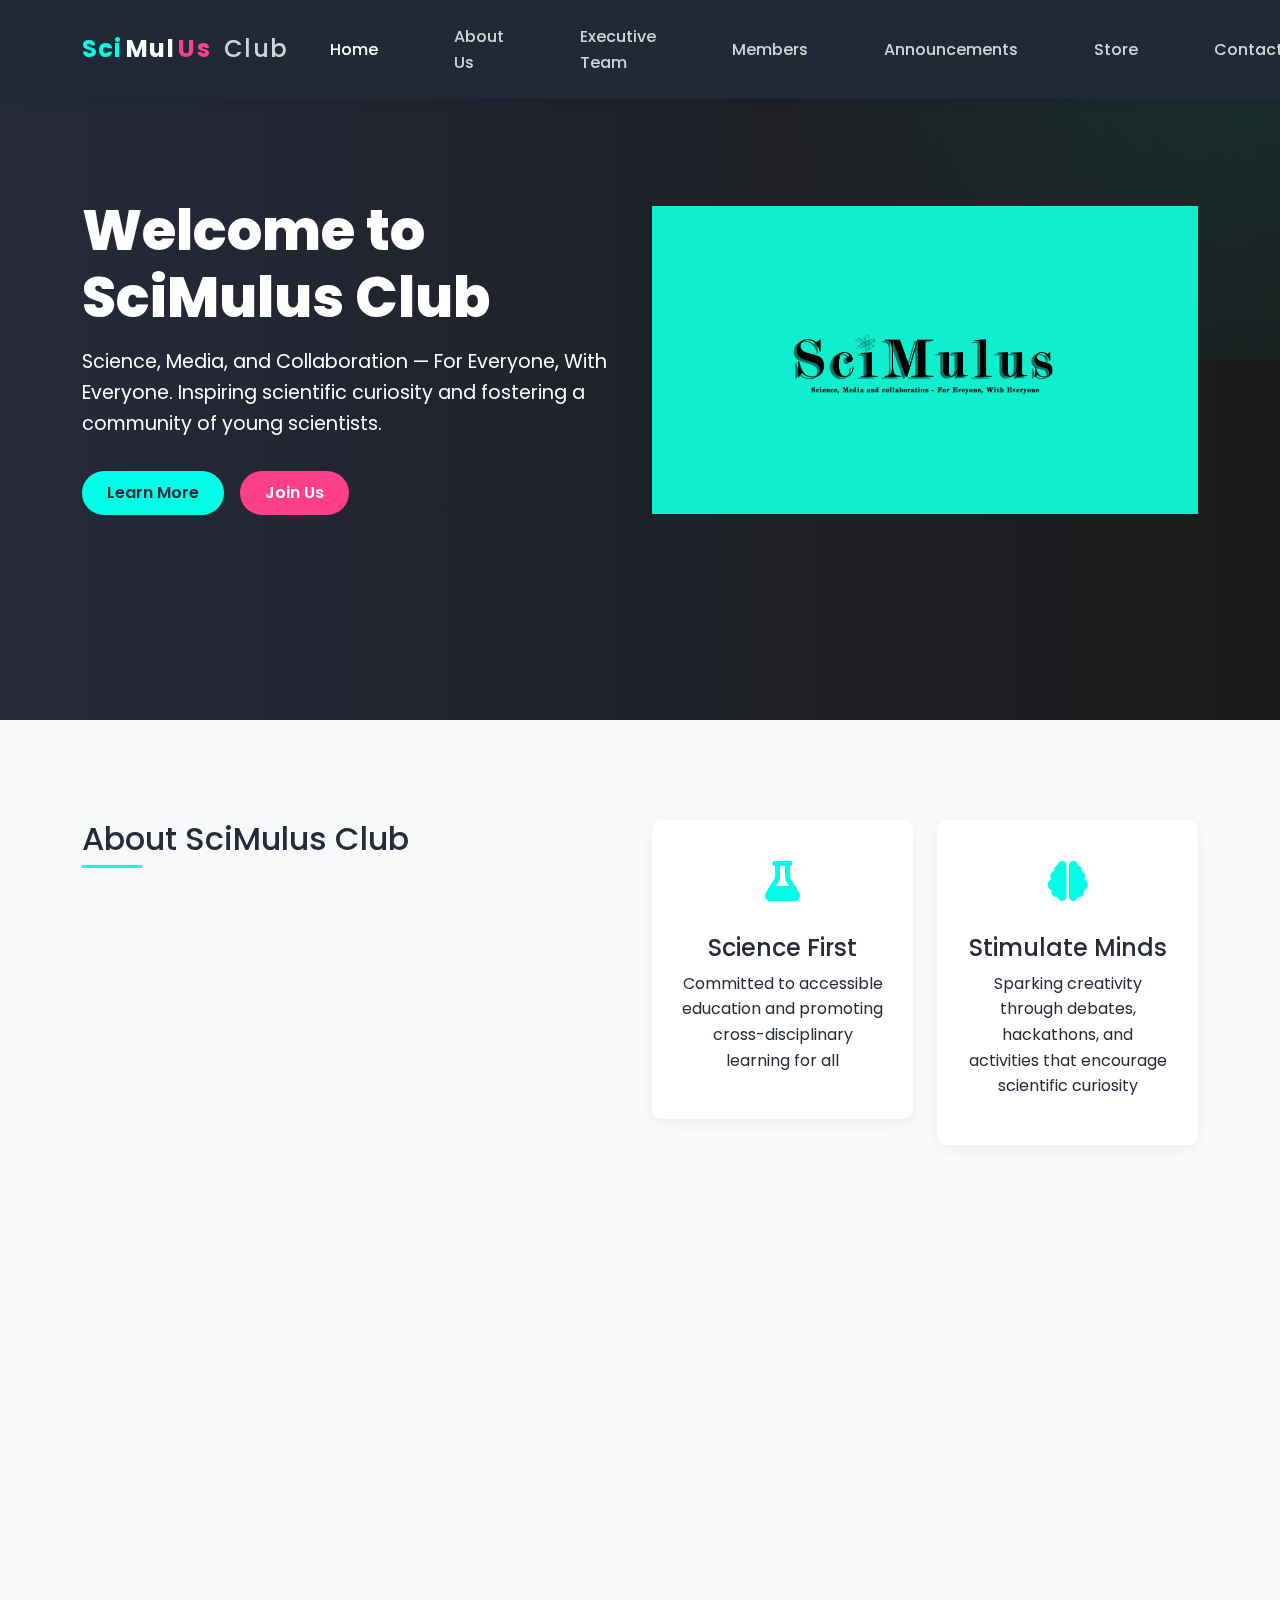
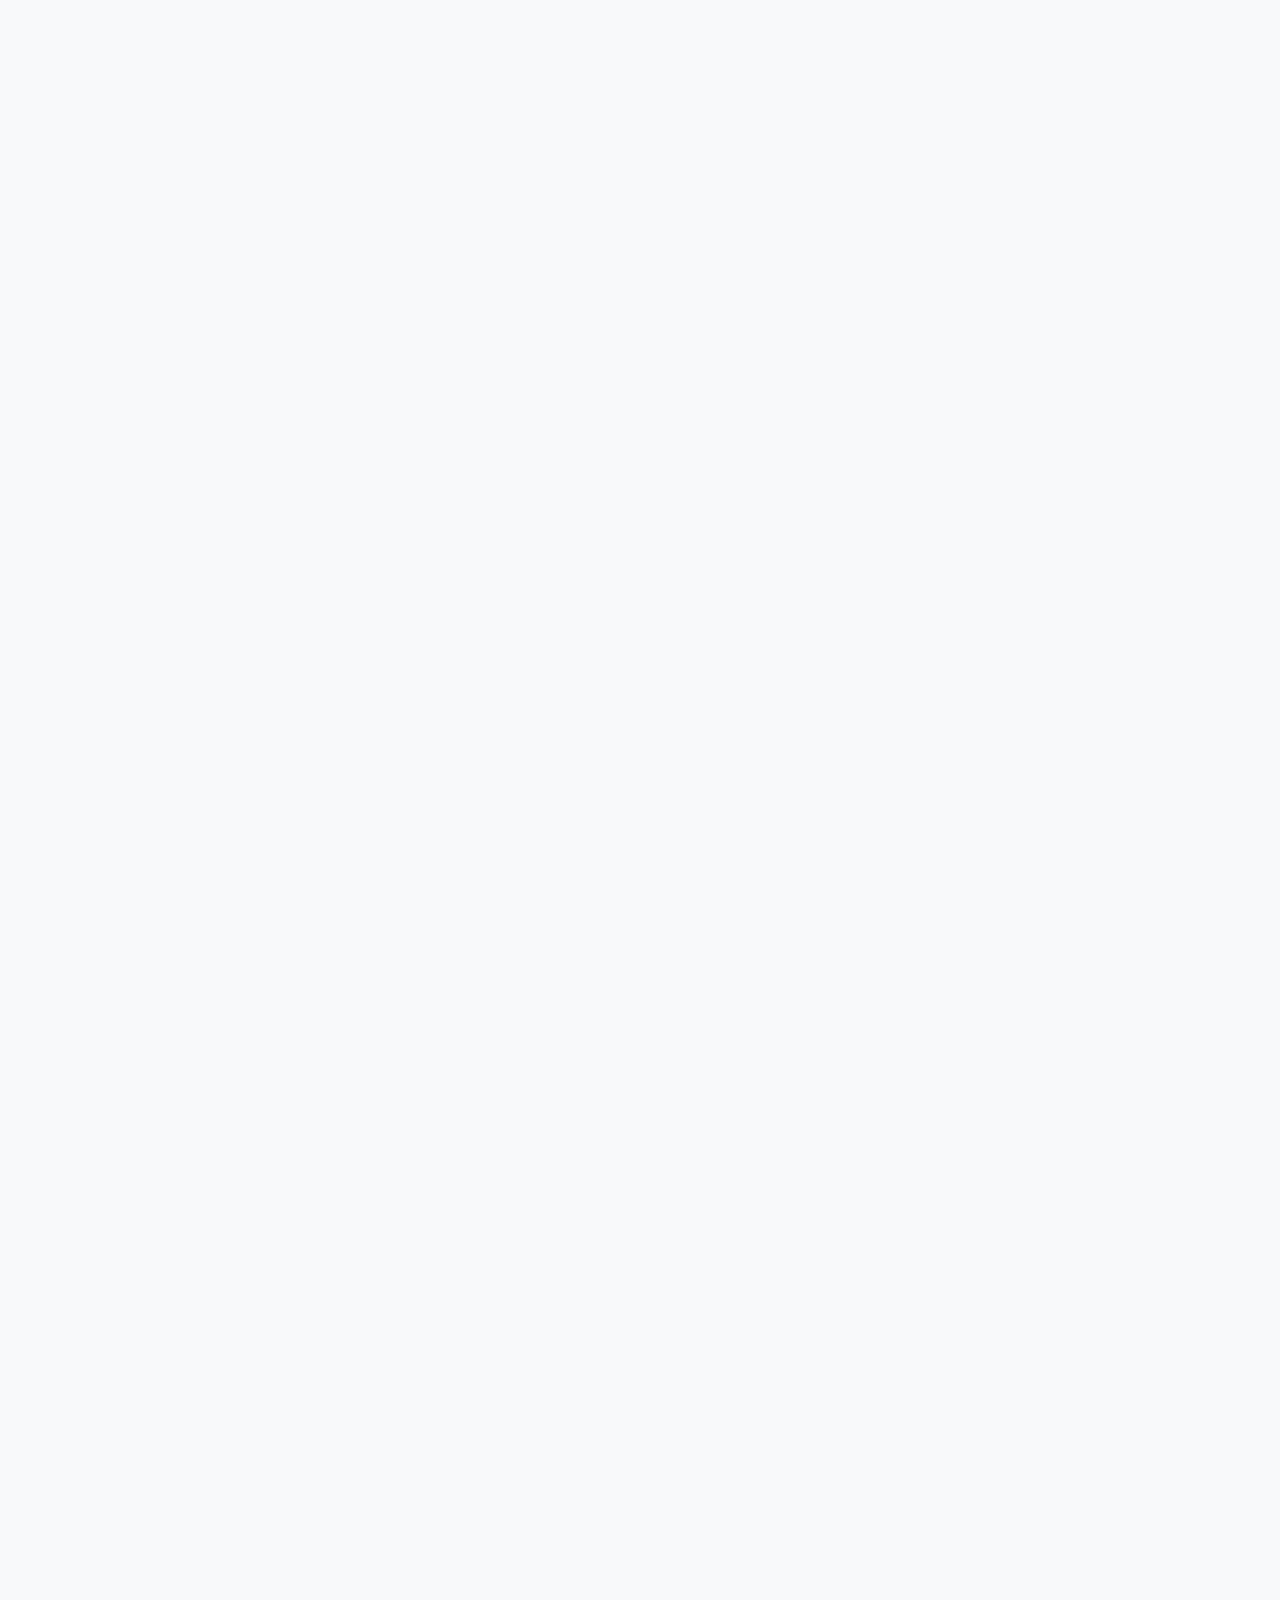
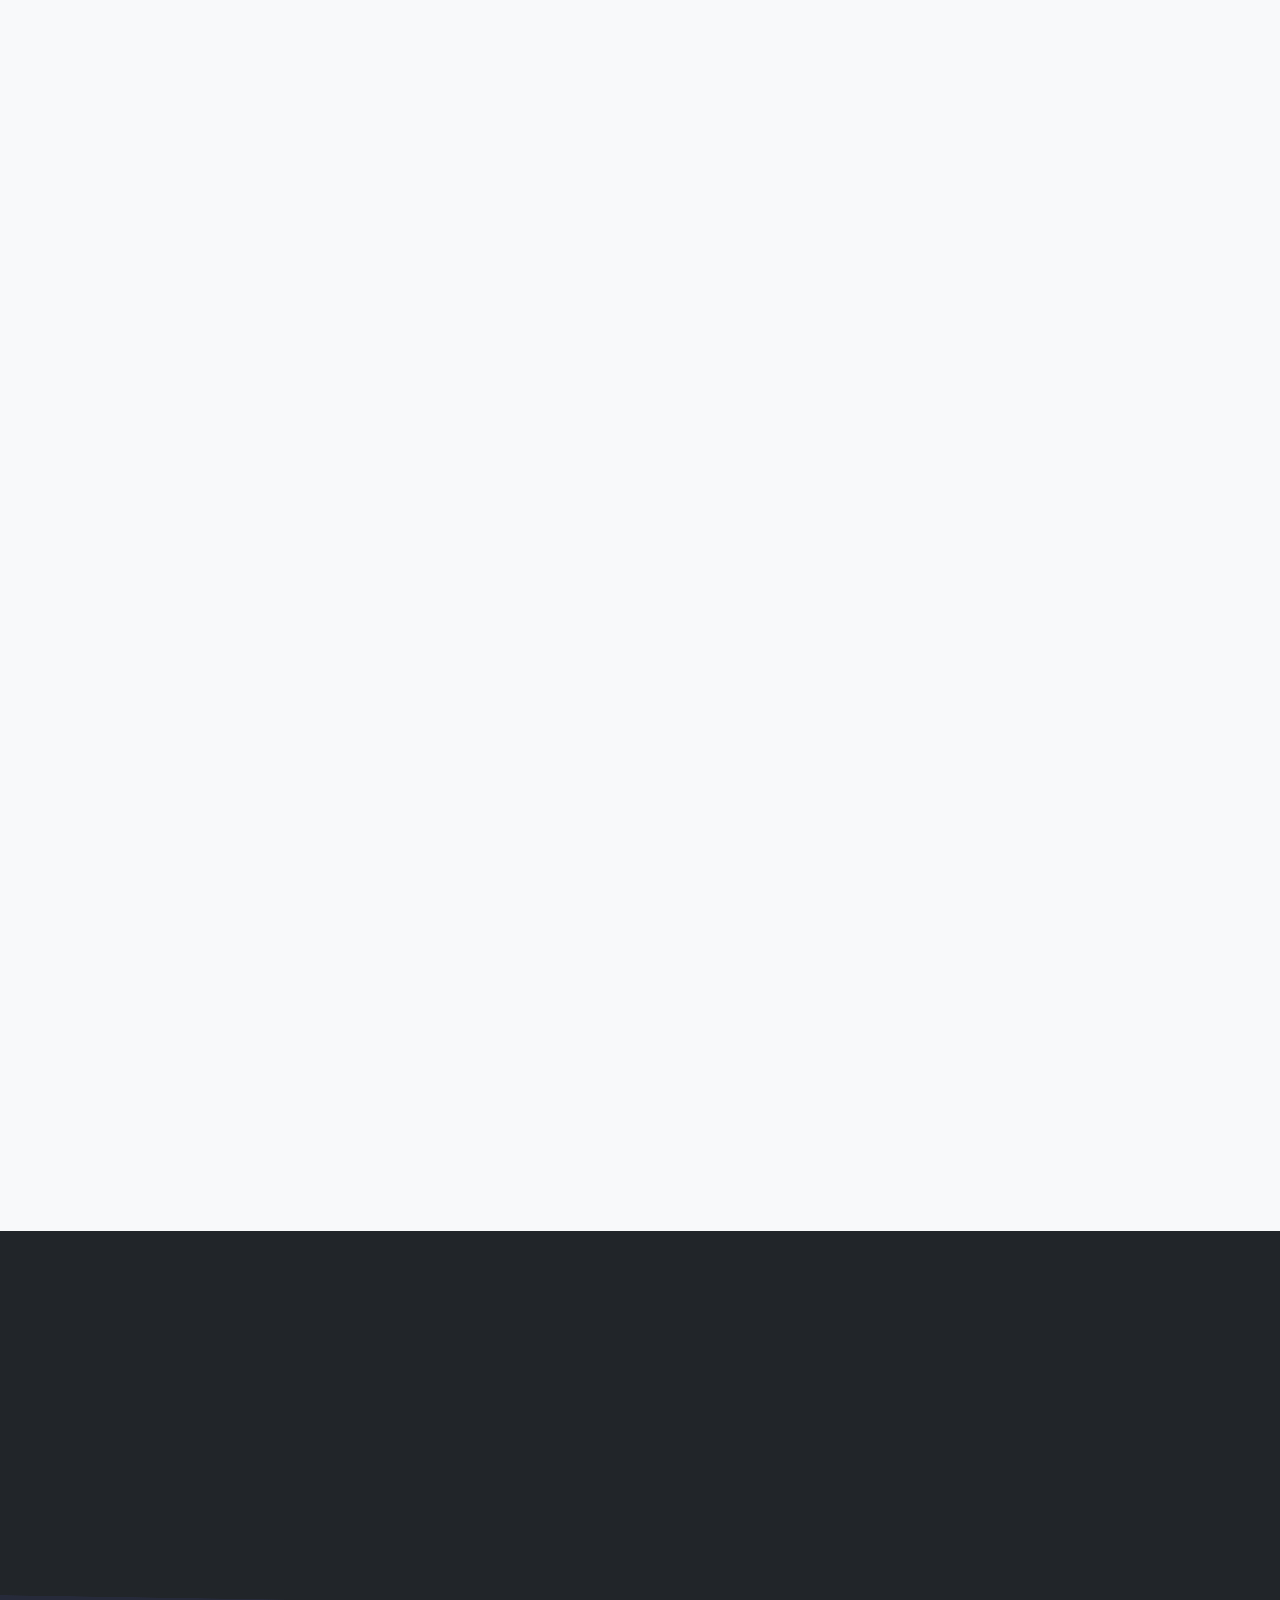
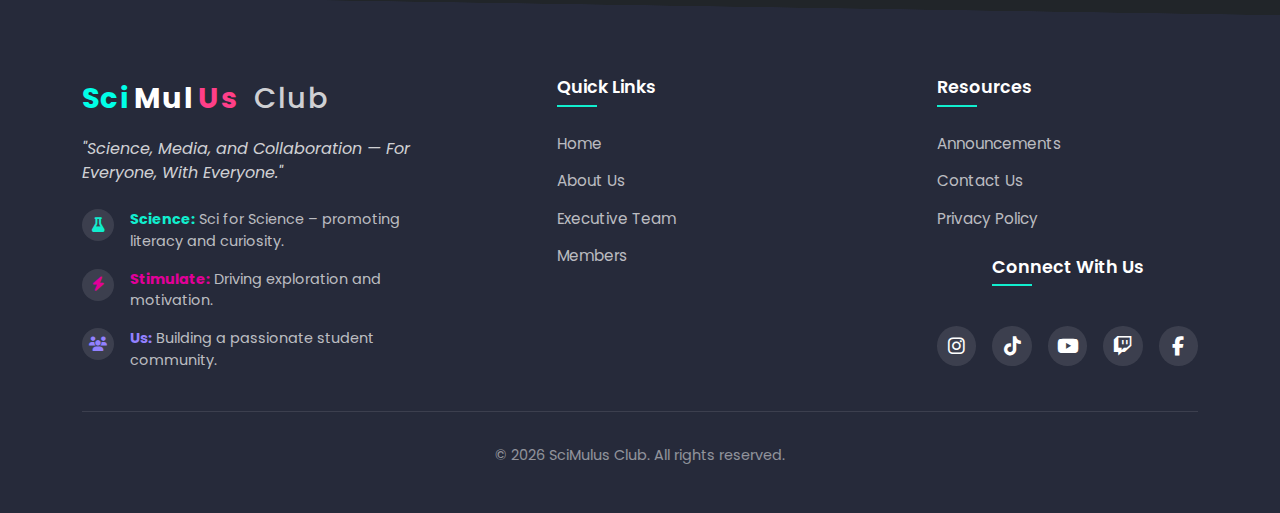
<file: index.html>
<!DOCTYPE html>
<html lang="en">
<head>
    <meta charset="UTF-8">
    <meta name="viewport" content="width=device-width, initial-scale=1.0">
    <title>SciMulus Club - Science, Media, and Collaboration</title>
    
    <!-- Favicon -->
    <link rel="icon" href="images/favicon.ico" type="image/x-icon">
    
    <!-- Bootstrap CSS -->
    <link href="https://cdn.jsdelivr.net/npm/bootstrap@5.3.0/dist/css/bootstrap.min.css" rel="stylesheet">
    
    <!-- Font Awesome -->
    <link rel="stylesheet" href="https://cdnjs.cloudflare.com/ajax/libs/font-awesome/6.4.0/css/all.min.css">
    
    <!-- Google Fonts - Poppins -->
    <link href="https://fonts.googleapis.com/css2?family=Poppins:wght@300;400;500;600;700;800&display=swap" rel="stylesheet">
    
    <!-- AOS - Animate On Scroll -->
    <link href="https://unpkg.com/aos@2.3.1/dist/aos.css" rel="stylesheet">
    
    <!-- Custom CSS -->
    <link rel="stylesheet" href="css/styles.css">
    <link rel="stylesheet" href="css/responsive.css">
</head>
<body>
    <!-- Navigation Bar -->
    <nav class="navbar navbar-expand-lg fixed-top">
        <div class="container">
            <!-- Brand Logo -->
            <a class="navbar-brand" href="index.html">
                <span class="sci">Sci</span><span class="mul">Mul</span><span class="us">Us</span> <span class="club">Club</span>
            </a>
            
            <!-- Mobile Toggle Button -->
            <button class="navbar-toggler" type="button" aria-label="Toggle navigation">
                <span class="navbar-toggler-icon">
                    <div></div>
                </span>
            </button>
            
            <!-- Navbar Links -->
            <div class="collapse navbar-collapse" id="navbarNav">
                <ul class="navbar-nav ms-auto">
                    <li class="nav-item">
                        <a class="nav-link active" href="index.html">Home</a>
                    </li>
                    <li class="nav-item">
                        <a class="nav-link" href="about.html">About Us</a>
                    </li>
                    <li class="nav-item">
                        <a class="nav-link" href="executive-team.html">Executive Team</a>
                    </li>
                    <li class="nav-item">
                        <a class="nav-link" href="members.html">Members</a>
                    </li>
                    <li class="nav-item">
                        <a class="nav-link" href="announcements.html">Announcements</a>
                    </li>
                    <li class="nav-item">
                        <a class="nav-link" href="store.html">Store</a>
                    </li>
                    <li class="nav-item">
                        <a class="nav-link" href="contact.html">Contact</a>
                    </li>
                </ul>
                
                <!-- Mobile-only Social Icons -->
                <div class="navbar-socials">
                    <a href="https://www.instagram.com/scimulus/" target="_blank"><i class="fab fa-instagram"></i></a>
                    <a href="https://web.facebook.com/profile.php?id=61574540592622" target="_blank"><i class="fab fa-facebook"></i></a>
                    <a href="https://www.twitch.tv/scimuluslive" target="_blank"><i class="fab fa-twitch"></i></a>
                </div>
            </div>
        </div>
    </nav>

    <!-- Hero Section -->
    <section class="hero" id="home">
        <div class="container">
            <div class="row align-items-center">
                <div class="col-lg-6" data-aos="fade-right" data-aos-delay="200">
                    <h1>Welcome to <span>Sci</span>Mulus <span class="highlight">Club</span></h1>
                    <p>Science, Media, and Collaboration — For Everyone, With Everyone. Inspiring scientific curiosity and fostering a community of young scientists.</p>
                    <div class="d-flex flex-wrap">
                        <a href="about.html" class="btn btn-primary me-3 mb-2">Learn More</a>
                        <a href="contact.html" class="btn btn-secondary mb-2">Join Us</a>
                    </div>
                </div>
                <div class="col-lg-6 d-none d-lg-block" data-aos="fade-left" data-aos-delay="400">
                    <img src="images/scimulus-logo.jpg" class="img-fluid" alt="SciMulus Club">
                </div>
            </div>
        </div>
    </section>

    <!-- About Preview Section -->
    <section class="section bg-light" id="about-preview">
        <div class="container">
            <div class="row">
                <div class="col-lg-6 mb-4 mb-lg-0">
                    <div class="section-title" data-aos="fade-up">
                        <h2>About SciMulus Club</h2>
                    </div>
                    <p data-aos="fade-up" data-aos-delay="200">
                        SciMulus is a student-led club based at the Faculty of Sciences, Dhar El Mahraz (Fès), 
                        under Université Sidi Mohamed Ben Abdellah. We combine science, media, and collaboration 
                        to promote scientific culture and make knowledge accessible to everyone.
                    </p>
                    <p data-aos="fade-up" data-aos-delay="300">
                        Our goal is to make science accessible and engaging through podcasts, livestreams, 
                        creative workshops, and outreach projects, connecting students across disciplines 
                        and encouraging innovation through hackathons, debates, and content creation.
                    </p>
                    <a href="about.html" class="btn btn-primary mt-3" data-aos="fade-up" data-aos-delay="400">Discover Our Story</a>
                </div>
                <div class="col-lg-6">
                    <div class="row">
                        <div class="col-md-6 mb-4" data-aos="zoom-in" data-aos-delay="200">
                            <div class="feature-box text-center">
                                <div class="feature-icon">
                                    <i class="fas fa-flask"></i>
                                </div>
                                <h4>Science First</h4>
                                <p>Committed to accessible education and promoting cross-disciplinary learning for all</p>
                            </div>
                        </div>
                        <div class="col-md-6 mb-4" data-aos="zoom-in" data-aos-delay="300">
                            <div class="feature-box text-center">
                                <div class="feature-icon">
                                    <i class="fas fa-brain"></i>
                                </div>
                                <h4>Stimulate Minds</h4>
                                <p>Sparking creativity through debates, hackathons, and activities that encourage scientific curiosity</p>
                            </div>
                        </div>
                        <div class="col-md-6 mb-4" data-aos="zoom-in" data-aos-delay="400">
                            <div class="feature-box text-center">
                                <div class="feature-icon">
                                    <i class="fas fa-users"></i>
                                </div>
                                <h4>Build Community</h4>
                                <p>Fostering interdisciplinary collaboration and creating an inclusive environment for all</p>
                            </div>
                        </div>
                        <div class="col-md-6 mb-4" data-aos="zoom-in" data-aos-delay="500">
                            <div class="feature-box text-center">
                                <div class="feature-icon">
                                    <i class="fas fa-video"></i>
                                </div>
                                <h4>Media Creation</h4>
                                <p>Using podcasts, videos, and social media to make science fun, engaging, and relevant</p>
                            </div>
                        </div>
                    </div>
                </div>
            </div>
        </div>
    </section>

    <!-- What We Do Section (Updated layout with consistent image placement) -->
    <section class="section what-we-do" id="activities">
      <div class="container text-center">
        <h2 class="section-title text-center fw-bold mb-2" data-aos="fade-up">What We Do</h2>
        <p class="lead mb-5" data-aos="fade-up" data-aos-delay="100">Our activities span across various areas to promote science and collaboration</p>

        <div class="row justify-content-center text-start g-4">

          <!-- Workshops & Training -->
          <div class="col-md-4 mb-4" data-aos="fade-up" data-aos-delay="200">
            <h4 class="fw-semibold">Workshops & Training</h4>
            <p>We organize regular workshops and training sessions on both technical and soft skills. These include scientific techniques, software tools, research methods, science communication, and more...</p>
            <img src="assets/images/workshops-training.png" alt="Workshops & Training" style="width: 100%; height: auto; border-radius: 12px; box-shadow: 0 4px 12px rgba(0,0,0,0.05); margin-top: 15px;">
          </div>

          <!-- Research Projects -->
          <div class="col-md-4 mb-4" data-aos="fade-up" data-aos-delay="300">
            <h4 class="fw-semibold">Research Projects</h4>
            <p>We facilitate collaborative research initiatives where members can work together on scientific projects. These range from small experiments to larger interdisciplinary investigations...</p>
            <img src="assets/images/research-projects.png" alt="Research Projects" style="width: 100%; height: auto; border-radius: 12px; box-shadow: 0 4px 12px rgba(0,0,0,0.05); margin-top: 15px;">
          </div>

          <!-- Science Communication -->
          <div class="col-md-4 mb-4" data-aos="fade-up" data-aos-delay="400">
            <h4 class="fw-semibold">Science Communication</h4>
            <p>We are passionate about making science accessible to everyone. Through our content creation team, we develop videos, podcasts, infographics, and articles that explain scientific concepts in clear, engaging ways...</p>
            <img src="images/chatgpt-science-comm.png" alt="Science Communication" style="width: 100%; height: auto; border-radius: 12px; box-shadow: 0 4px 12px rgba(0,0,0,0.05); margin-top: 15px;">
          </div>

        </div>
      </div>
    </section>

    <!-- Team Preview Section -->
    <section class="section bg-light" id="team-preview">
        <div class="container">
            <div class="text-center mb-5">
                <h2 class="section-title text-center" data-aos="fade-up">Executive Team</h2>
                <p class="lead" data-aos="fade-up" data-aos-delay="200">The passionate students behind SciMulus Club</p>
            </div>
            <div class="row justify-content-center">
                <div class="col-lg-3 col-md-6 col-sm-6 mb-4" data-aos="fade-up" data-aos-delay="200">
                    <div class="team-member">
                        <img src="images/president.jpg" alt="President" class="img-fluid">
                        <div class="team-info">
                            <h5>Abdellatif Nader</h5>
                            <p class="position">President & Co-Founder</p>
                            <div class="social-icons">
                                <a href="https://www.linkedin.com/in/abdellatif-nader-a68b87353/" target="_blank"><i class="fab fa-linkedin-in"></i></a>
                            </div>
                        </div>
                    </div>
                </div>
                <div class="col-lg-3 col-md-6 col-sm-6 mb-4" data-aos="fade-up" data-aos-delay="250">
                    <div class="team-member">
                        <img src="assets/images/zineb-amrani.png" alt="Zerrifi Amrani Zineb" class="img-fluid">
                        <div class="team-info">
                            <h5>Zerrifi Amrani Zineb</h5>
                            <p class="position">Vice President</p>
                        </div>
                    </div>
                </div>
                <div class="col-lg-3 col-md-6 col-sm-6 mb-4" data-aos="fade-up" data-aos-delay="300">
                    <div class="team-member">
                        <img src="images/vice-president.jpg" alt="Secretary" class="img-fluid">
                        <div class="team-info">
                            <h5>Camara Amadou</h5>
                            <p class="position">General Secretary</p>
                        </div>
                    </div>
                </div>
                <div class="col-lg-3 col-md-6 col-sm-6 mb-4" data-aos="fade-up" data-aos-delay="400">
                    <div class="team-member">
                        <img src="images/secretary.jpg" alt="Treasurer" class="img-fluid">
                        <div class="team-info">
                            <h5>Ahlame El HAYAL</h5>
                            <p class="position">Treasurer</p>
                        </div>
                    </div>
                </div>
                <div class="col-lg-3 col-md-6 col-sm-6 mb-4" data-aos="fade-up" data-aos-delay="600">
                    <div class="team-member">
                        <img src="assets/images/placeholder-profile.webp" alt="El Houssine AZERHOUNE" class="img-fluid">
                        <div class="team-info">
                            <h5>El Houssine AZERHOUNE</h5>
                            <p class="position">Deputy Treasurer</p>
                        </div>
                    </div>
                </div>
                <div class="col-lg-3 col-md-6 col-sm-6 mb-4" data-aos="fade-up" data-aos-delay="700">
                    <div class="team-member">
                        <img src="assets/images/placeholder-profile.webp" alt="Chaimae El Moukhafi" class="img-fluid">
                        <div class="team-info">
                            <h5>Chaimae El Moukhafi</h5>
                            <p class="position">Deputy General Secretary</p>
                        </div>
                    </div>
                </div>
            </div>
            <div class="text-center mt-4">
                <a href="executive-team.html" class="btn btn-primary" data-aos="fade-up" data-aos-delay="600">View Full Team</a>
            </div>
        </div>
    </section>

    <!-- Latest Announcements Preview -->
    <section class="section" id="announcements-preview">
        <div class="container">
            <div class="text-center mb-5">
                <h2 class="section-title text-center" data-aos="fade-up">Latest Announcements</h2>
                <p class="lead" data-aos="fade-up" data-aos-delay="200">Stay updated with our latest news and events</p>
            </div>
            <div class="row justify-content-center">
                <div class="col-lg-6" data-aos="fade-up" data-aos-delay="200">
                    <div class="card h-100">
                        <div class="card-body text-center">
                            <div class="announcement-icon mb-4">
                                <i class="fas fa-bell"></i>
                            </div>
                            <h5 class="card-title">No Announcements Available</h5>
                            <p class="card-text">We currently don't have any announcements. Please stay tuned for upcoming news and events!</p>
                        </div>
                    </div>
                </div>
            </div>
            <!-- Hidden until announcements are added -->
            <div class="text-center mt-4" style="display: none;">
                <a href="announcements.html" class="btn btn-primary" data-aos="fade-up" data-aos-delay="500">View All Announcements</a>
            </div>
        </div>
    </section>

    <!-- Join Us CTA -->
    <section class="section bg-dark text-white" id="join-cta">
        <div class="container">
            <div class="row align-items-center">
                <div class="col-lg-8 mx-auto text-center">
                    <h2 data-aos="fade-up">Join SciMulus Club Today</h2>
                    <p class="lead mb-4" data-aos="fade-up" data-aos-delay="200">
                        Become part of our vibrant community of science enthusiasts, 
                        gain valuable skills, and contribute to exciting projects.
                    </p>
                    <a href="contact.html" class="btn btn-primary btn-lg" data-aos="fade-up" data-aos-delay="300">Join Us</a>
                </div>
            </div>
        </div>
    </section>

    <!-- Footer -->
    <footer class="footer">
        <div class="container">
            <div class="row">
                <!-- About SciMulus Column -->
                <div class="col-lg-4 col-md-6 mb-5 mb-lg-0">
                    <div class="footer-about">
                        <div class="footer-logo mb-3 text-center text-md-start">
                            <span class="sci">Sci</span><span class="mul">Mul</span><span class="us">Us</span> <span class="club">Club</span>
                        </div>
                        <p class="footer-slogan mb-4 text-center text-md-start">
                            <em>"Science, Media, and Collaboration — For Everyone, With Everyone."</em>
                        </p>
                        
                        <div class="footer-values">
                            <div class="value-item">
                                <div class="value-icon science-value">
                                    <i class="fas fa-flask"></i>
                                </div>
                                <div class="value-content">
                                    <strong class="science-text">Science:</strong> Sci for Science – promoting literacy and curiosity.
                                </div>
                            </div>
                            <div class="value-item">
                                <div class="value-icon stimulate-value">
                                    <i class="fas fa-bolt"></i>
                                </div>
                                <div class="value-content">
                                    <strong class="stimulate-text">Stimulate:</strong> Driving exploration and motivation.
                                </div>
                            </div>
                            <div class="value-item">
                                <div class="value-icon us-value">
                                    <i class="fas fa-users"></i>
                                </div>
                                <div class="value-content">
                                    <strong class="us-text">Us:</strong> Building a passionate student community.
                                </div>
                            </div>
                        </div>
                    </div>
                </div>
                
                <!-- Quick Links Column -->
                <div class="col-lg-3 col-md-6 mb-5 mb-lg-0 offset-lg-1">
                    <div class="footer-links">
                        <h5 class="text-center text-md-start">Quick Links</h5>
                        <ul class="footer-nav text-center text-md-start">
                            <li><a href="index.html">Home</a></li>
                            <li><a href="about.html">About Us</a></li>
                            <li><a href="executive-team.html">Executive Team</a></li>
                            <li><a href="members.html">Members</a></li>
                        </ul>
                    </div>
                </div>
                
                <!-- Resources & Social Media Column -->
                <div class="col-lg-3 col-md-6 offset-lg-1">
                    <div class="footer-resources mb-4">
                        <h5 class="text-center text-md-start">Resources</h5>
                        <ul class="footer-nav text-center text-md-start">
                            <li><a href="announcements.html">Announcements</a></li>
                            <li><a href="contact.html">Contact Us</a></li>
                            <li><a href="privacy.html">Privacy Policy</a></li>
                        </ul>
                    </div>
                    
                    <div class="footer-social-container">
                        <h5 class="text-center">Connect With Us</h5>
                        <div class="footer-social-icons">
                            <a href="https://www.instagram.com/scimulus/" target="_blank" rel="noopener noreferrer" class="social-icon instagram">
                                <i class="fab fa-instagram"></i>
                            </a>
                            <a href="https://www.tiktok.com/@scimulusofficial" target="_blank" rel="noopener noreferrer" class="social-icon tiktok">
                                <i class="fab fa-tiktok"></i>
                            </a>
                            <a href="https://www.youtube.com/@SciMulusClub" target="_blank" rel="noopener noreferrer" class="social-icon youtube">
                                <i class="fab fa-youtube"></i>
                            </a>
                            <a href="https://www.twitch.tv/scimuluslive" target="_blank" rel="noopener noreferrer" class="social-icon twitch">
                                <i class="fab fa-twitch"></i>
                            </a>
                            <a href="https://web.facebook.com/profile.php?id=61574540592622" target="_blank" rel="noopener noreferrer" class="social-icon facebook">
                                <i class="fab fa-facebook-f"></i>
                            </a>
                        </div>
                    </div>
                </div>
            </div>
            
            <!-- Copyright -->
            <div class="footer-divider mt-4"></div>
            <div class="footer-copyright">
                <p>&copy; <script>document.write(new Date().getFullYear())</script> SciMulus Club. All rights reserved.</p>
            </div>
        </div>
    </footer>

    <!-- Bootstrap JavaScript -->
    <script src="https://cdn.jsdelivr.net/npm/bootstrap@5.3.0/dist/js/bootstrap.bundle.min.js"></script>
    
    <!-- AOS - Animate On Scroll -->
    <script src="https://unpkg.com/aos@2.3.1/dist/aos.js"></script>
    
    <!-- Custom JavaScript -->
    <script src="js/main.js"></script>
</body>
</html>
</file>
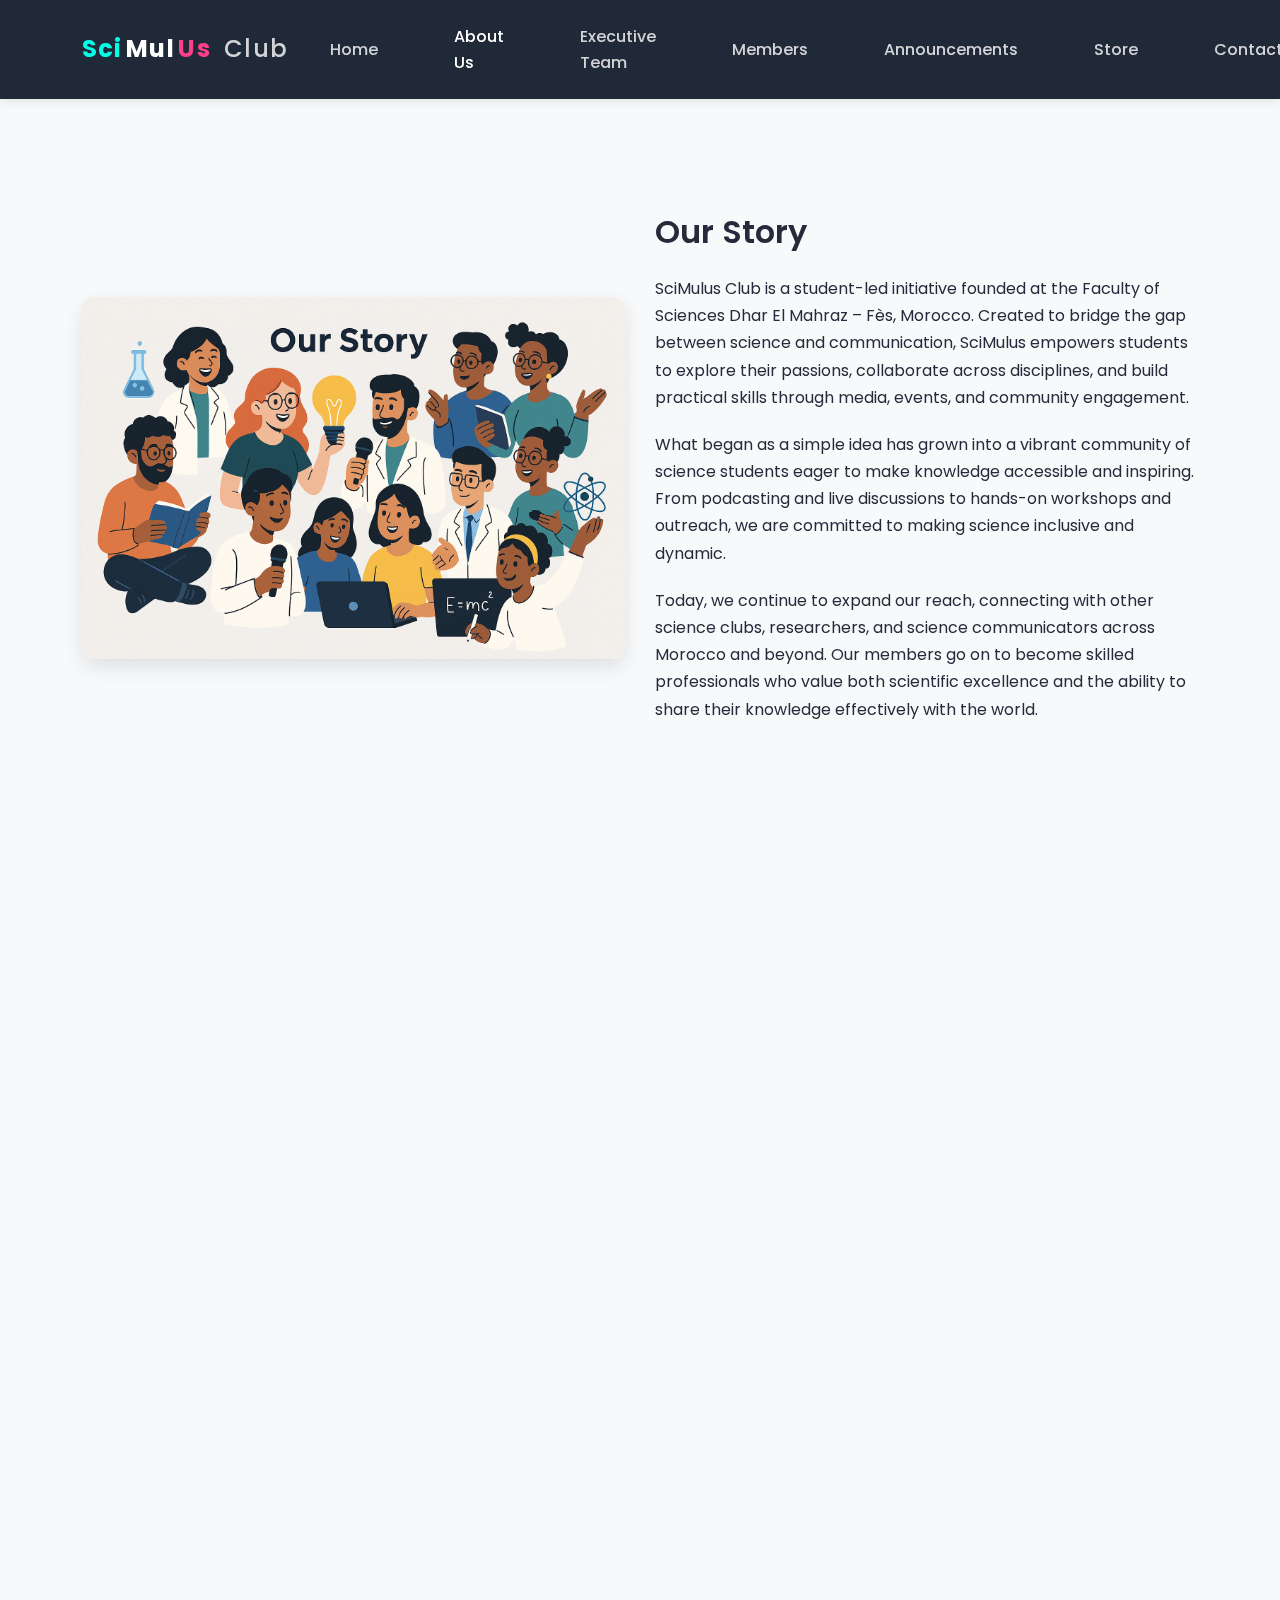
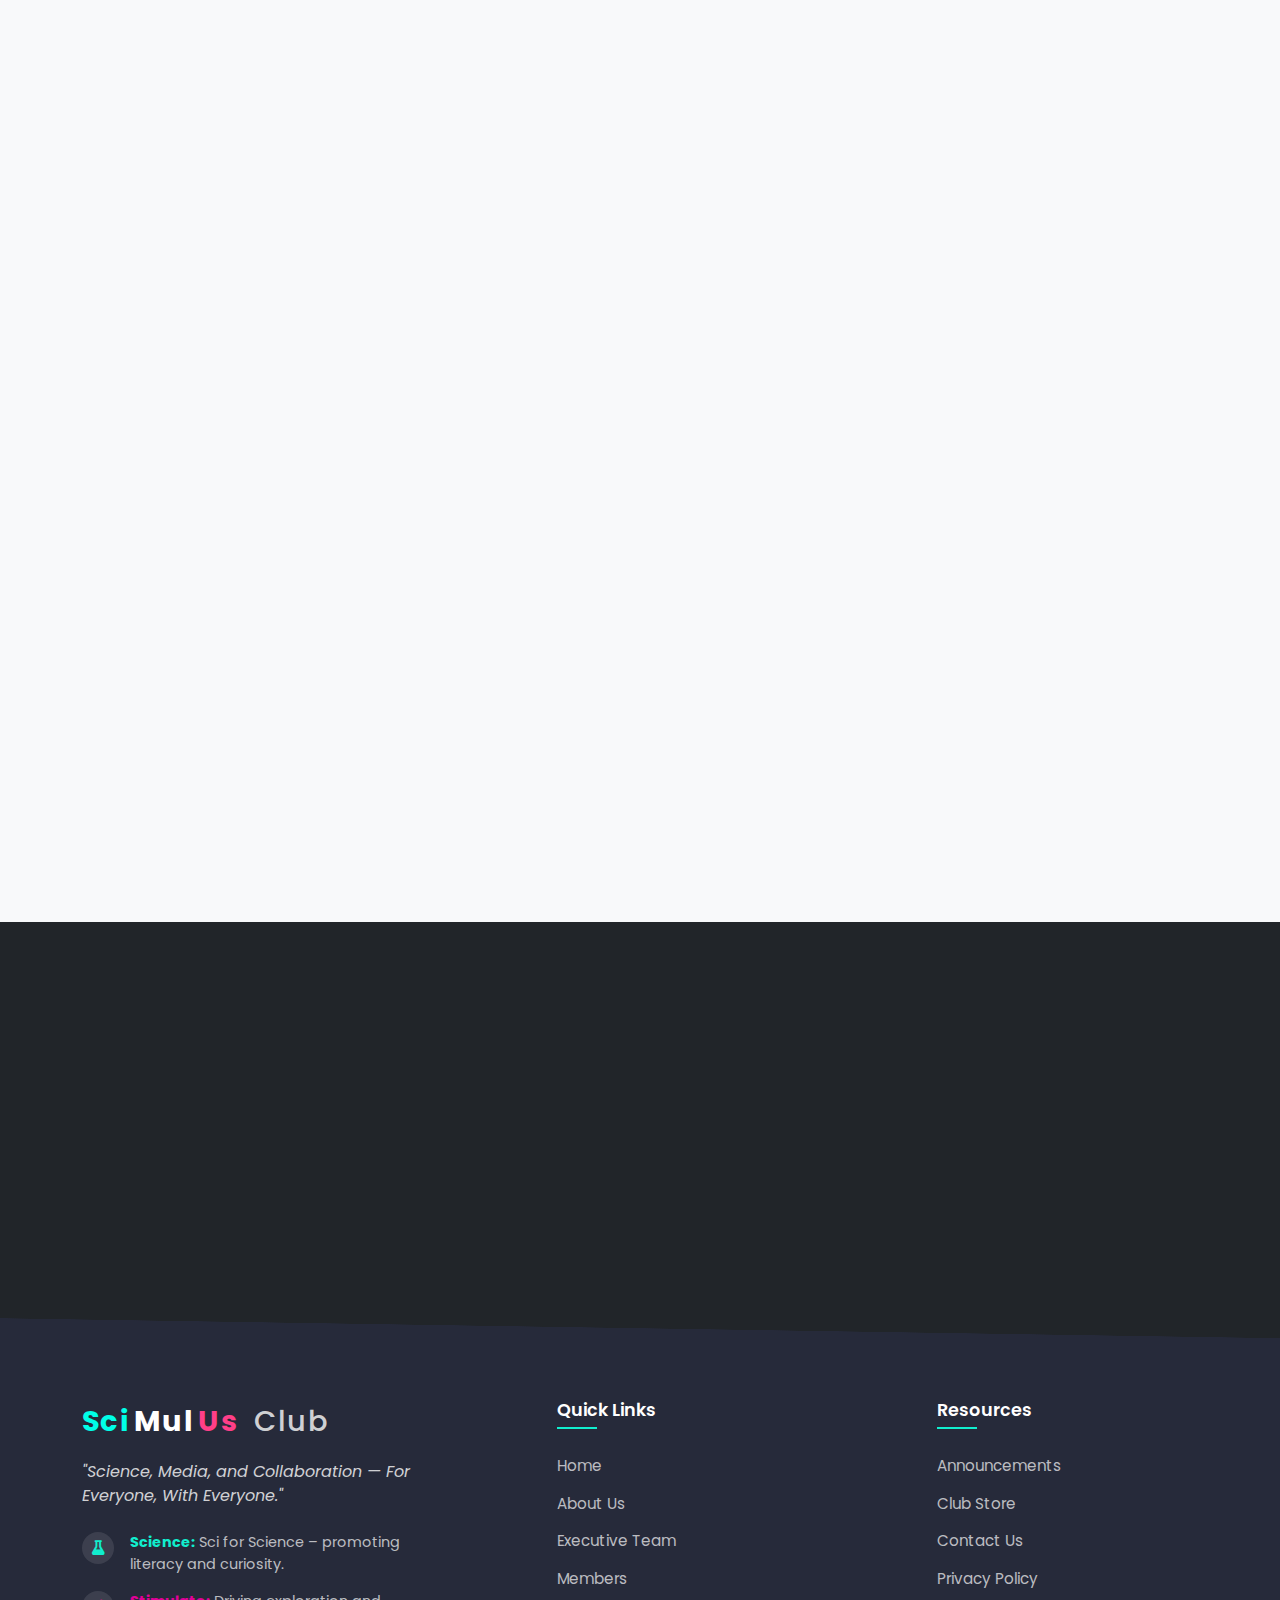
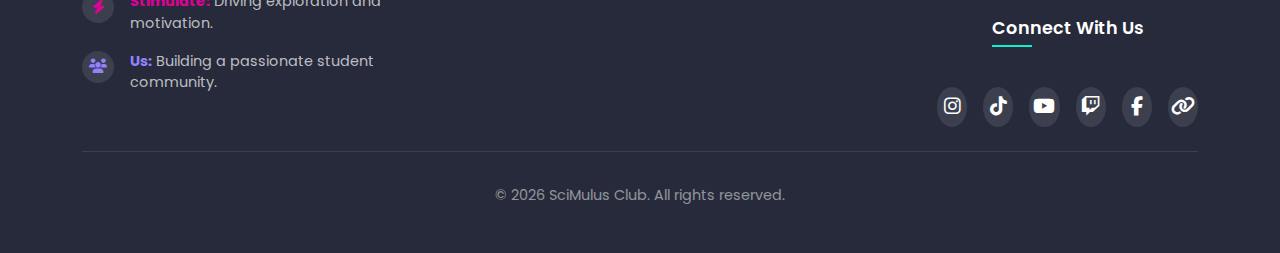
<file: about.html>
<!DOCTYPE html>
<html lang="en">
<head>
    <meta charset="UTF-8">
    <meta name="viewport" content="width=device-width, initial-scale=1.0">
    <title>SciMulus Club - About Us</title>
    
    <!-- Favicon -->
    <link rel="icon" href="images/favicon.ico" type="image/x-icon">
    
    <!-- Bootstrap CSS -->
    <link href="https://cdn.jsdelivr.net/npm/bootstrap@5.3.0/dist/css/bootstrap.min.css" rel="stylesheet">
    
    <!-- Font Awesome -->
    <link rel="stylesheet" href="https://cdnjs.cloudflare.com/ajax/libs/font-awesome/6.4.0/css/all.min.css">
    
    <!-- Google Fonts - Poppins -->
    <link href="https://fonts.googleapis.com/css2?family=Poppins:wght@300;400;500;600;700;800&display=swap" rel="stylesheet">
    
    <!-- AOS - Animate On Scroll -->
    <link href="https://unpkg.com/aos@2.3.1/dist/aos.css" rel="stylesheet">
    
    <!-- Custom CSS -->
    <link rel="stylesheet" href="css/styles.css">
    <link rel="stylesheet" href="css/responsive.css">
</head>
<body>
    <!-- Navigation Bar -->
    <nav class="navbar navbar-expand-lg fixed-top">
        <div class="container">
            <!-- Brand Logo -->
            <a class="navbar-brand" href="index.html">
                <span class="sci">Sci</span><span class="mul">Mul</span><span class="us">Us</span> <span class="club">Club</span>
            </a>
            
            <!-- Mobile Toggle Button -->
            <button class="navbar-toggler" type="button" aria-label="Toggle navigation">
                <span class="navbar-toggler-icon">
                    <div></div>
                </span>
            </button>
            
            <!-- Navbar Links -->
            <div class="collapse navbar-collapse" id="navbarNav">
                <ul class="navbar-nav ms-auto">
                    <li class="nav-item">
                        <a class="nav-link" href="index.html">Home</a>
                    </li>
                    <li class="nav-item">
                        <a class="nav-link active" href="about.html">About Us</a>
                    </li>
                    <li class="nav-item">
                        <a class="nav-link" href="executive-team.html">Executive Team</a>
                    </li>
                    <li class="nav-item">
                        <a class="nav-link" href="members.html">Members</a>
                    </li>
                    <li class="nav-item">
                        <a class="nav-link" href="announcements.html">Announcements</a>
                    </li>
                    <li class="nav-item">
                        <a class="nav-link" href="store.html">Store</a>
                    </li>
                    <li class="nav-item">
                        <a class="nav-link" href="contact.html">Contact</a>
                    </li>
                </ul>
                
                <!-- Mobile-only Social Icons -->
                <div class="navbar-socials">
                    <a href="https://www.instagram.com/scimulus/" target="_blank"><i class="fab fa-instagram"></i></a>
                    <a href="https://web.facebook.com/profile.php?id=61574540592622" target="_blank"><i class="fab fa-facebook"></i></a>
                    <a href="https://www.twitch.tv/scimuluslive" target="_blank"><i class="fab fa-twitch"></i></a>
                </div>
            </div>
        </div>
    </nav>

    <!-- Page Header -->
    <section class="page-header bg-dark text-white">
        <div class="container">
            <div class="row">
                <div class="col-12 text-center">
                    <h1 data-aos="fade-up">About SciMulus Club</h1>
                    <nav aria-label="breadcrumb" data-aos="fade-up" data-aos-delay="200">
                        <ol class="breadcrumb justify-content-center">
                            <li class="breadcrumb-item"><a href="index.html">Home</a></li>
                            <li class="breadcrumb-item active" aria-current="page">About Us</li>
                        </ol>
                    </nav>
                </div>
            </div>
        </div>
    </section>

    <!-- Our Story Section -->
    <section class="section" id="our-story">
        <div class="container">
            <div class="row align-items-center">
                <div class="col-md-6" data-aos="fade-right">
                    <div class="our-story-image" style="text-align: center;">
                        <img src="assets/images/our-story-illustration.png" alt="SciMulus Story" style="max-width: 100%; height: auto; border-radius: 12px; box-shadow: 0 8px 20px rgba(0,0,0,0.1);" />
                    </div>
                </div>
                <div class="col-md-6" data-aos="fade-left">
                    <h2>Our Story</h2>
                    <p>
                        SciMulus Club is a student-led initiative founded at the Faculty of Sciences Dhar El Mahraz – Fès, Morocco. Created to bridge the gap between science and communication, SciMulus empowers students to explore their passions, collaborate across disciplines, and build practical skills through media, events, and community engagement.
                    </p>
                    <p>
                        What began as a simple idea has grown into a vibrant community of science students eager to make knowledge accessible and inspiring. From podcasting and live discussions to hands-on workshops and outreach, we are committed to making science inclusive and dynamic.
                    </p>
                    <p>
                        Today, we continue to expand our reach, connecting with other science clubs, researchers, and science communicators across Morocco and beyond. Our members go on to become skilled professionals who value both scientific excellence and the ability to share their knowledge effectively with the world.
                    </p>
                </div>
            </div>
        </div>
    </section>

    <!-- Mission & Vision Section -->
    <section class="section bg-light" id="mission-vision">
        <div class="container">
            <div class="row">
                <div class="col-lg-6 mb-4 mb-lg-0">
                    <div class="card h-100 border-0 shadow-sm" data-aos="fade-up">
                        <div class="card-body p-4">
                            <div class="feature-icon mb-4">
                                <i class="fas fa-bullseye"></i>
                            </div>
                            <h3>Our Mission</h3>
                            <p>
                                Our mission is to stimulate scientific curiosity, promote collaboration 
                                between various scientific disciplines, and make science accessible 
                                to everyone. We aim to create a supportive environment where members 
                                can develop both technical and soft skills, engage in hands-on projects, 
                                and share their passion for science with the wider community.
                            </p>
                            <p>
                                We are committed to providing opportunities for students to apply 
                                theoretical knowledge in practical settings, connect with professionals 
                                in their fields of interest, and develop the communication skills 
                                needed to effectively share scientific ideas.
                            </p>
                        </div>
                    </div>
                </div>
                <div class="col-lg-6">
                    <div class="card h-100 border-0 shadow-sm" data-aos="fade-up" data-aos-delay="200">
                        <div class="card-body p-4">
                            <div class="feature-icon mb-4">
                                <i class="fas fa-eye"></i>
                            </div>
                            <h3>Our Vision</h3>
                            <p>
                                We envision a future where science is a collaborative, inclusive, 
                                and engaging field that attracts diverse participants. We strive to 
                                be a leading student organization that bridges the gap between 
                                academic learning and real-world applications, while fostering 
                                a love for scientific discovery.
                            </p>
                            <p>
                                Our vision includes creating a network of science enthusiasts who go on 
                                to make meaningful contributions in their fields, advocating for 
                                science-based approaches to societal challenges, and inspiring 
                                the next generation to pursue scientific exploration.
                            </p>
                        </div>
                    </div>
                </div>
            </div>
        </div>
    </section>

    <!-- Values Section -->
    <section class="section" id="values">
        <div class="container">
            <div class="text-center mb-5">
                <h2 class="section-title text-center" data-aos="fade-up">Our Core Values</h2>
                <p class="lead" data-aos="fade-up" data-aos-delay="200">The principles that guide everything we do</p>
            </div>
            <div class="row g-4">
                <div class="col-lg-4 col-md-6" data-aos="fade-up" data-aos-delay="200">
                    <div class="card h-100 border-0 shadow-sm">
                        <div class="card-body text-center p-4">
                            <div class="feature-icon">
                                <i class="fas fa-microscope"></i>
                            </div>
                            <h4 class="mt-4">Scientific Excellence</h4>
                            <p>We are committed to scientific accuracy, rigorous methods, and continuous learning in all our activities.</p>
                        </div>
                    </div>
                </div>
                <div class="col-lg-4 col-md-6" data-aos="fade-up" data-aos-delay="300">
                    <div class="card h-100 border-0 shadow-sm">
                        <div class="card-body text-center p-4">
                            <div class="feature-icon">
                                <i class="fas fa-users"></i>
                            </div>
                            <h4 class="mt-4">Inclusivity</h4>
                            <p>We welcome members from all scientific disciplines, backgrounds, and experience levels, valuing diverse perspectives.</p>
                        </div>
                    </div>
                </div>
                <div class="col-lg-4 col-md-6" data-aos="fade-up" data-aos-delay="400">
                    <div class="card h-100 border-0 shadow-sm">
                        <div class="card-body text-center p-4">
                            <div class="feature-icon">
                                <i class="fas fa-lightbulb"></i>
                            </div>
                            <h4 class="mt-4">Innovation</h4>
                            <p>We encourage creative thinking, exploring new approaches, and pushing boundaries in both scientific and club activities.</p>
                        </div>
                    </div>
                </div>
                <div class="col-lg-4 col-md-6" data-aos="fade-up" data-aos-delay="500">
                    <div class="card h-100 border-0 shadow-sm">
                        <div class="card-body text-center p-4">
                            <div class="feature-icon">
                                <i class="fas fa-handshake"></i>
                            </div>
                            <h4 class="mt-4">Collaboration</h4>
                            <p>We believe that working together across disciplines creates greater impact and more comprehensive solutions.</p>
                        </div>
                    </div>
                </div>
                <div class="col-lg-4 col-md-6" data-aos="fade-up" data-aos-delay="600">
                    <div class="card h-100 border-0 shadow-sm">
                        <div class="card-body text-center p-4">
                            <div class="feature-icon">
                                <i class="fas fa-comment-dots"></i>
                            </div>
                            <h4 class="mt-4">Communication</h4>
                            <p>We value clear and accessible communication of scientific concepts to audiences of all backgrounds.</p>
                        </div>
                    </div>
                </div>
                <div class="col-lg-4 col-md-6" data-aos="fade-up" data-aos-delay="700">
                    <div class="card h-100 border-0 shadow-sm">
                        <div class="card-body text-center p-4">
                            <div class="feature-icon">
                                <i class="fas fa-globe"></i>
                            </div>
                            <h4 class="mt-4">Impact</h4>
                            <p>We aim to make a positive difference in our university, community, and broader society through our activities.</p>
                        </div>
                    </div>
                </div>
            </div>
        </div>
    </section>

    <!-- What We Do Section -->
    <section class="what-we-do-section" id="what-we-do-section" style="padding: 40px 0;">
        <div class="container">
            <h2 class="text-center" style="font-weight: 700;">What We Do</h2>
            <p class="text-center" style="margin-bottom: 40px;">
                Our activities span across various areas to promote science and collaboration
            </p>

            <!-- Content Blocks Grid -->
            <div class="content-blocks" style="display: grid; grid-template-columns: repeat(auto-fit, minmax(320px, 1fr)); gap: 40px;">

                <!-- Workshops & Training -->
                <div class="content-block">
                    <h3>Workshops & Training</h3>
                    <p>
                        We organize regular workshops and training sessions on both technical and soft skills. These include scientific techniques, software tools, research methods, science communication, and more...
                    </p>
                    <img src="assets/images/workshops-training-illustration.png" alt="Workshops" style="width: 100%; border-radius: 12px; box-shadow: 0 4px 16px rgba(0,0,0,0.1);" />
                </div>

                <!-- Research Projects -->
                <div class="content-block">
                    <h3>Research Projects</h3>
                    <p>
                        We facilitate collaborative research initiatives where members can work together on scientific projects. These range from small experiments to larger interdisciplinary investigations...
                    </p>
                    <img src="assets/images/research-projects-illustration.png" alt="Research Projects" style="width: 100%; border-radius: 12px; box-shadow: 0 4px 16px rgba(0,0,0,0.1);" />
                </div>

                <!-- Science Communication -->
                <div class="content-block">
                    <h3>Science Communication</h3>
                    <p>
                        We are passionate about making science accessible to everyone. Through our content creation team, we develop videos, podcasts, infographics, and articles that explain scientific concepts in clear, engaging ways...
                    </p>
                    <img src="assets/images/science-communication-illustration.png" alt="Science Communication" style="width: 100%; border-radius: 12px; box-shadow: 0 4px 16px rgba(0,0,0,0.1);" />
                </div>

            </div>
        </div>
    </section>

    <!-- Join Us CTA -->
    <section class="section bg-dark text-white" id="join-cta">
        <div class="container">
            <div class="row align-items-center">
                <div class="col-lg-8 mx-auto text-center">
                    <h2 data-aos="fade-up">Become Part of Our Story</h2>
                    <p class="lead mb-4" data-aos="fade-up" data-aos-delay="200">
                        Join SciMulus Club and help us shape the future of science education and communication.
                        Whether you're a student, faculty member, or community partner, there's a place for you in our community.
                    </p>
                    <a href="contact.html" class="btn btn-primary btn-lg" data-aos="fade-up" data-aos-delay="300">Join SciMulus Today</a>
                </div>
            </div>
        </div>
    </section>

    <!-- Footer -->
    <footer class="footer">
        <div class="container">
            <div class="row">
                <!-- About SciMulus Column -->
                <div class="col-lg-4 col-md-6 mb-5 mb-lg-0">
                    <div class="footer-about">
                        <div class="footer-logo mb-3 text-center text-md-start">
                            <span class="sci">Sci</span><span class="mul">Mul</span><span class="us">Us</span> <span class="club">Club</span>
                        </div>
                        <p class="footer-slogan mb-4 text-center text-md-start">
                            <em>"Science, Media, and Collaboration — For Everyone, With Everyone."</em>
                        </p>
                        
                        <div class="footer-values">
                            <div class="value-item">
                                <div class="value-icon science-value">
                                    <i class="fas fa-flask"></i>
                                </div>
                                <div class="value-content">
                                    <strong class="science-text">Science:</strong> Sci for Science – promoting literacy and curiosity.
                                </div>
                            </div>
                            <div class="value-item">
                                <div class="value-icon stimulate-value">
                                    <i class="fas fa-bolt"></i>
                                </div>
                                <div class="value-content">
                                    <strong class="stimulate-text">Stimulate:</strong> Driving exploration and motivation.
                                </div>
                            </div>
                            <div class="value-item">
                                <div class="value-icon us-value">
                                    <i class="fas fa-users"></i>
                                </div>
                                <div class="value-content">
                                    <strong class="us-text">Us:</strong> Building a passionate student community.
                                </div>
                            </div>
                        </div>
                    </div>
                </div>
                
                <!-- Quick Links Column -->
                <div class="col-lg-3 col-md-6 mb-5 mb-lg-0 offset-lg-1">
                    <div class="footer-links">
                        <h5 class="text-center text-md-start">Quick Links</h5>
                        <ul class="footer-nav text-center text-md-start">
                            <li><a href="index.html">Home</a></li>
                            <li><a href="about.html">About Us</a></li>
                            <li><a href="executive-team.html">Executive Team</a></li>
                            <li><a href="members.html">Members</a></li>
                        </ul>
                    </div>
                </div>
                
                <!-- Resources & Social Media Column -->
                <div class="col-lg-3 col-md-6 offset-lg-1">
                    <div class="footer-resources mb-4">
                        <h5 class="text-center text-md-start">Resources</h5>
                        <ul class="footer-nav text-center text-md-start">
                            <li><a href="announcements.html">Announcements</a></li>
                            <li><a href="store.html">Club Store</a></li>
                            <li><a href="contact.html">Contact Us</a></li>
                            <li><a href="privacy.html">Privacy Policy</a></li>
                        </ul>
                    </div>
                    
                    <div class="footer-social-container">
                        <h5 class="text-center text-md-start">Connect With Us</h5>
                        <div class="footer-social-icons">
                            <a href="https://www.instagram.com/scimulus/" target="_blank" rel="noopener noreferrer" class="social-icon instagram">
                                <i class="fab fa-instagram"></i>
                            </a>
                            <a href="https://www.tiktok.com/@scimulusofficial" target="_blank" rel="noopener noreferrer" class="social-icon tiktok">
                                <i class="fab fa-tiktok"></i>
                            </a>
                            <a href="https://www.youtube.com/@SciMulusClub" target="_blank" rel="noopener noreferrer" class="social-icon youtube">
                                <i class="fab fa-youtube"></i>
                            </a>
                            <a href="https://www.twitch.tv/scimuluslive" target="_blank" rel="noopener noreferrer" class="social-icon twitch">
                                <i class="fab fa-twitch"></i>
                            </a>
                            <a href="https://web.facebook.com/profile.php?id=61574540592622" target="_blank" rel="noopener noreferrer" class="social-icon facebook">
                                <i class="fab fa-facebook-f"></i>
                            </a>
                            <a href="https://linktr.ee/scimulus" target="_blank" rel="noopener noreferrer" class="social-icon link">
                                <i class="fas fa-link"></i>
                            </a>
                        </div>
                    </div>
                </div>
            </div>
            
            <!-- Copyright -->
            <div class="footer-divider mt-4"></div>
            <div class="footer-copyright">
                <p>&copy; <script>document.write(new Date().getFullYear())</script> SciMulus Club. All rights reserved.</p>
            </div>
        </div>
    </footer>

    <!-- Bootstrap JavaScript -->
    <script src="https://cdn.jsdelivr.net/npm/bootstrap@5.3.0/dist/js/bootstrap.bundle.min.js"></script>
    
    <!-- AOS - Animate On Scroll -->
    <script src="https://unpkg.com/aos@2.3.1/dist/aos.js"></script>
    
    <!-- Custom JavaScript -->
    <script src="js/main.js"></script>

    <style>
        /* Custom styles for the About page */
        #our-story .row {
            padding: 0;
            margin: 0 -15px; /* Fix any potential margin issues */
        }
        
        #our-story .col-md-6 {
            padding: 15px; /* Consistent padding */
        }
        
        #our-story h2 {
            margin-top: 0;
            margin-bottom: 1.5rem;
            font-weight: 600;
            color: var(--primary-color);
        }
        
        #our-story p {
            margin-bottom: 1.25rem;
            line-height: 1.7;
        }
        
        #our-story img {
            transition: all 0.3s ease;
        }
        
        #our-story img:hover {
            transform: translateY(-5px);
            box-shadow: 0 15px 30px rgba(0,0,0,0.1);
        }
        
        @media (max-width: 767px) {
            #our-story .col-md-6:first-child {
                margin-bottom: 2rem;
            }
        }
        
        /* Hide What We Do section */
        #what-we-do-section {
            display: none;
        }
    </style>
</body>
</html>
</file>
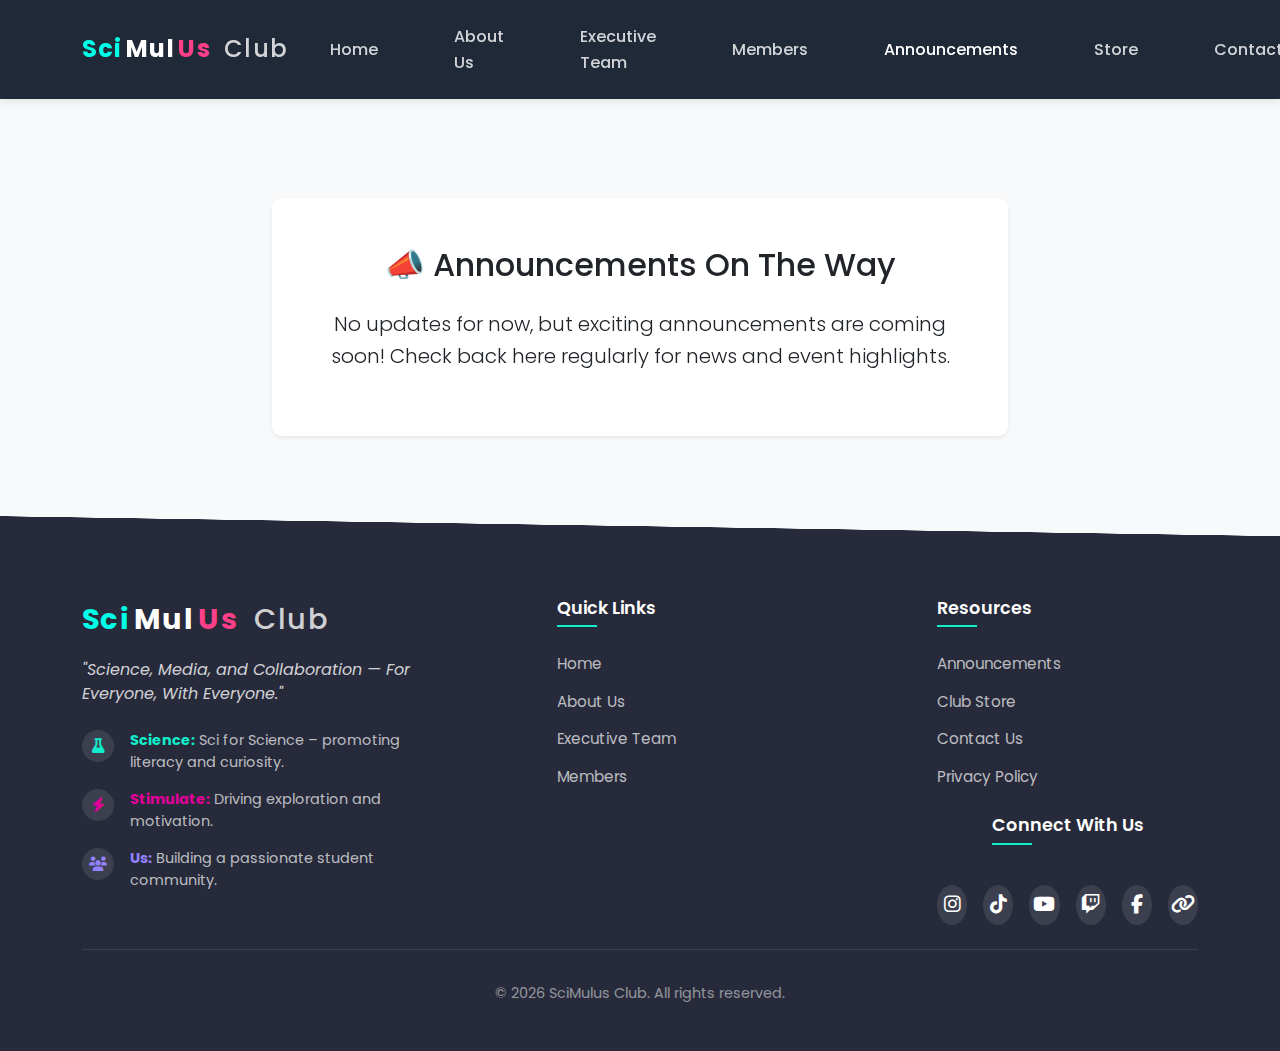
<file: announcements.html>
<!DOCTYPE html>
<html lang="en">
<head>
    <meta charset="UTF-8">
    <meta name="viewport" content="width=device-width, initial-scale=1.0">
    <title>SciMulus Club - Announcements</title>
    
    <!-- Favicon -->
    <link rel="icon" href="images/favicon.ico" type="image/x-icon">
    
    <!-- Bootstrap CSS -->
    <link href="https://cdn.jsdelivr.net/npm/bootstrap@5.3.0/dist/css/bootstrap.min.css" rel="stylesheet">
    
    <!-- Font Awesome -->
    <link rel="stylesheet" href="https://cdnjs.cloudflare.com/ajax/libs/font-awesome/6.4.0/css/all.min.css">
    
    <!-- Google Fonts - Poppins -->
    <link href="https://fonts.googleapis.com/css2?family=Poppins:wght@300;400;500;600;700;800&display=swap" rel="stylesheet">
    
    <!-- AOS - Animate On Scroll -->
    <link href="https://unpkg.com/aos@2.3.1/dist/aos.css" rel="stylesheet">
    
    <!-- Custom CSS -->
    <link rel="stylesheet" href="css/styles.css">
    <link rel="stylesheet" href="css/responsive.css">
</head>
<body>
    <!-- Navigation Bar -->
    <nav class="navbar navbar-expand-lg fixed-top">
        <div class="container">
            <!-- Brand Logo -->
            <a class="navbar-brand" href="index.html">
                <span class="sci">Sci</span><span class="mul">Mul</span><span class="us">Us</span> <span class="club">Club</span>
            </a>
            
            <!-- Mobile Toggle Button -->
            <button class="navbar-toggler" type="button" aria-label="Toggle navigation">
                <span class="navbar-toggler-icon">
                    <div></div>
                </span>
            </button>
            
            <!-- Navbar Links -->
            <div class="collapse navbar-collapse" id="navbarNav">
                <ul class="navbar-nav ms-auto">
                    <li class="nav-item">
                        <a class="nav-link" href="index.html">Home</a>
                    </li>
                    <li class="nav-item">
                        <a class="nav-link" href="about.html">About Us</a>
                    </li>
                    <li class="nav-item">
                        <a class="nav-link" href="executive-team.html">Executive Team</a>
                    </li>
                    <li class="nav-item">
                        <a class="nav-link" href="members.html">Members</a>
                    </li>
                    <li class="nav-item">
                        <a class="nav-link active" href="announcements.html">Announcements</a>
                    </li>
                    <li class="nav-item">
                        <a class="nav-link" href="store.html">Store</a>
                    </li>
                    <li class="nav-item">
                        <a class="nav-link" href="contact.html">Contact</a>
                    </li>
                </ul>
                
                <!-- Mobile-only Social Icons -->
                <div class="navbar-socials">
                    <a href="https://www.instagram.com/scimulus/" target="_blank"><i class="fab fa-instagram"></i></a>
                    <a href="https://web.facebook.com/profile.php?id=61574540592622" target="_blank"><i class="fab fa-facebook"></i></a>
                    <a href="https://www.twitch.tv/scimuluslive" target="_blank"><i class="fab fa-twitch"></i></a>
                </div>
            </div>
        </div>
    </nav>

    <!-- Page Header -->
    <section class="page-header bg-dark text-white">
        <div class="container">
            <div class="row">
                <div class="col-12 text-center">
                    <h1 data-aos="fade-up">Announcements</h1>
                    <nav aria-label="breadcrumb" data-aos="fade-up" data-aos-delay="200">
                        <ol class="breadcrumb justify-content-center">
                            <li class="breadcrumb-item"><a href="index.html">Home</a></li>
                            <li class="breadcrumb-item active" aria-current="page">Announcements</li>
                        </ol>
                    </nav>
                </div>
            </div>
        </div>
    </section>

    <!-- Announcements Coming Soon Section -->
    <section class="section">
        <div class="container">
            <div class="row justify-content-center">
                <div class="col-lg-8 text-center" data-aos="fade-up">
                    <div class="card border-0 shadow-sm p-5">
                        <h2 class="mb-4">📣 Announcements On The Way</h2>
                        <p class="lead">No updates for now, but exciting announcements are coming soon! Check back here regularly for news and event highlights.</p>
                    </div>
                </div>
            </div>
        </div>
    </section>

    <!-- Footer -->
    <footer class="footer">
        <div class="container">
            <div class="row">
                <!-- About SciMulus Column -->
                <div class="col-lg-4 col-md-6 mb-5 mb-lg-0">
                    <div class="footer-about">
                        <div class="footer-logo mb-3 text-center text-md-start">
                            <span class="sci">Sci</span><span class="mul">Mul</span><span class="us">Us</span> <span class="club">Club</span>
                        </div>
                        <p class="footer-slogan mb-4 text-center text-md-start">
                            <em>"Science, Media, and Collaboration — For Everyone, With Everyone."</em>
                        </p>
                        
                        <div class="footer-values">
                            <div class="value-item">
                                <div class="value-icon science-value">
                                    <i class="fas fa-flask"></i>
                                </div>
                                <div class="value-content">
                                    <strong class="science-text">Science:</strong> Sci for Science – promoting literacy and curiosity.
                                </div>
                            </div>
                            <div class="value-item">
                                <div class="value-icon stimulate-value">
                                    <i class="fas fa-bolt"></i>
                                </div>
                                <div class="value-content">
                                    <strong class="stimulate-text">Stimulate:</strong> Driving exploration and motivation.
                                </div>
                            </div>
                            <div class="value-item">
                                <div class="value-icon us-value">
                                    <i class="fas fa-users"></i>
                                </div>
                                <div class="value-content">
                                    <strong class="us-text">Us:</strong> Building a passionate student community.
                                </div>
                            </div>
                        </div>
                    </div>
                </div>
                
                <!-- Quick Links Column -->
                <div class="col-lg-3 col-md-6 mb-5 mb-lg-0 offset-lg-1">
                    <div class="footer-links">
                        <h5 class="text-center text-md-start">Quick Links</h5>
                        <ul class="footer-nav text-center text-md-start">
                            <li><a href="index.html">Home</a></li>
                            <li><a href="about.html">About Us</a></li>
                            <li><a href="executive-team.html">Executive Team</a></li>
                            <li><a href="members.html">Members</a></li>
                        </ul>
                    </div>
                </div>
                
                <!-- Resources & Social Media Column -->
                <div class="col-lg-3 col-md-6 offset-lg-1">
                    <div class="footer-resources mb-4">
                        <h5 class="text-center text-md-start">Resources</h5>
                        <ul class="footer-nav text-center text-md-start">
                            <li><a href="announcements.html">Announcements</a></li>
                            <li><a href="store.html">Club Store</a></li>
                            <li><a href="contact.html">Contact Us</a></li>
                            <li><a href="privacy.html">Privacy Policy</a></li>
                        </ul>
                    </div>
                    
                    <div class="footer-social-container">
                        <h5 class="text-center">Connect With Us</h5>
                        <div class="footer-social-icons">
                            <a href="https://www.instagram.com/scimulus/" target="_blank" rel="noopener noreferrer" class="social-icon instagram">
                                <i class="fab fa-instagram"></i>
                            </a>
                            <a href="https://www.tiktok.com/@scimulusofficial" target="_blank" rel="noopener noreferrer" class="social-icon tiktok">
                                <i class="fab fa-tiktok"></i>
                            </a>
                            <a href="https://www.youtube.com/@SciMulusClub" target="_blank" rel="noopener noreferrer" class="social-icon youtube">
                                <i class="fab fa-youtube"></i>
                            </a>
                            <a href="https://www.twitch.tv/scimuluslive" target="_blank" rel="noopener noreferrer" class="social-icon twitch">
                                <i class="fab fa-twitch"></i>
                            </a>
                            <a href="https://web.facebook.com/profile.php?id=61574540592622" target="_blank" rel="noopener noreferrer" class="social-icon facebook">
                                <i class="fab fa-facebook-f"></i>
                            </a>
                            <a href="https://linktr.ee/scimulus" target="_blank" rel="noopener noreferrer" class="social-icon link">
                                <i class="fas fa-link"></i>
                            </a>
                        </div>
                    </div>
                </div>
            </div>
            
            <!-- Copyright -->
            <div class="footer-divider mt-4"></div>
            <div class="footer-copyright">
                <p>&copy; <script>document.write(new Date().getFullYear())</script> SciMulus Club. All rights reserved.</p>
            </div>
        </div>
    </footer>

    <!-- Bootstrap JavaScript -->
    <script src="https://cdn.jsdelivr.net/npm/bootstrap@5.3.0/dist/js/bootstrap.bundle.min.js"></script>
    
    <!-- AOS - Animate On Scroll -->
    <script src="https://unpkg.com/aos@2.3.1/dist/aos.js"></script>
    
    <!-- Custom JavaScript -->
    <script src="js/main.js"></script>
</body>
</html>
</file>
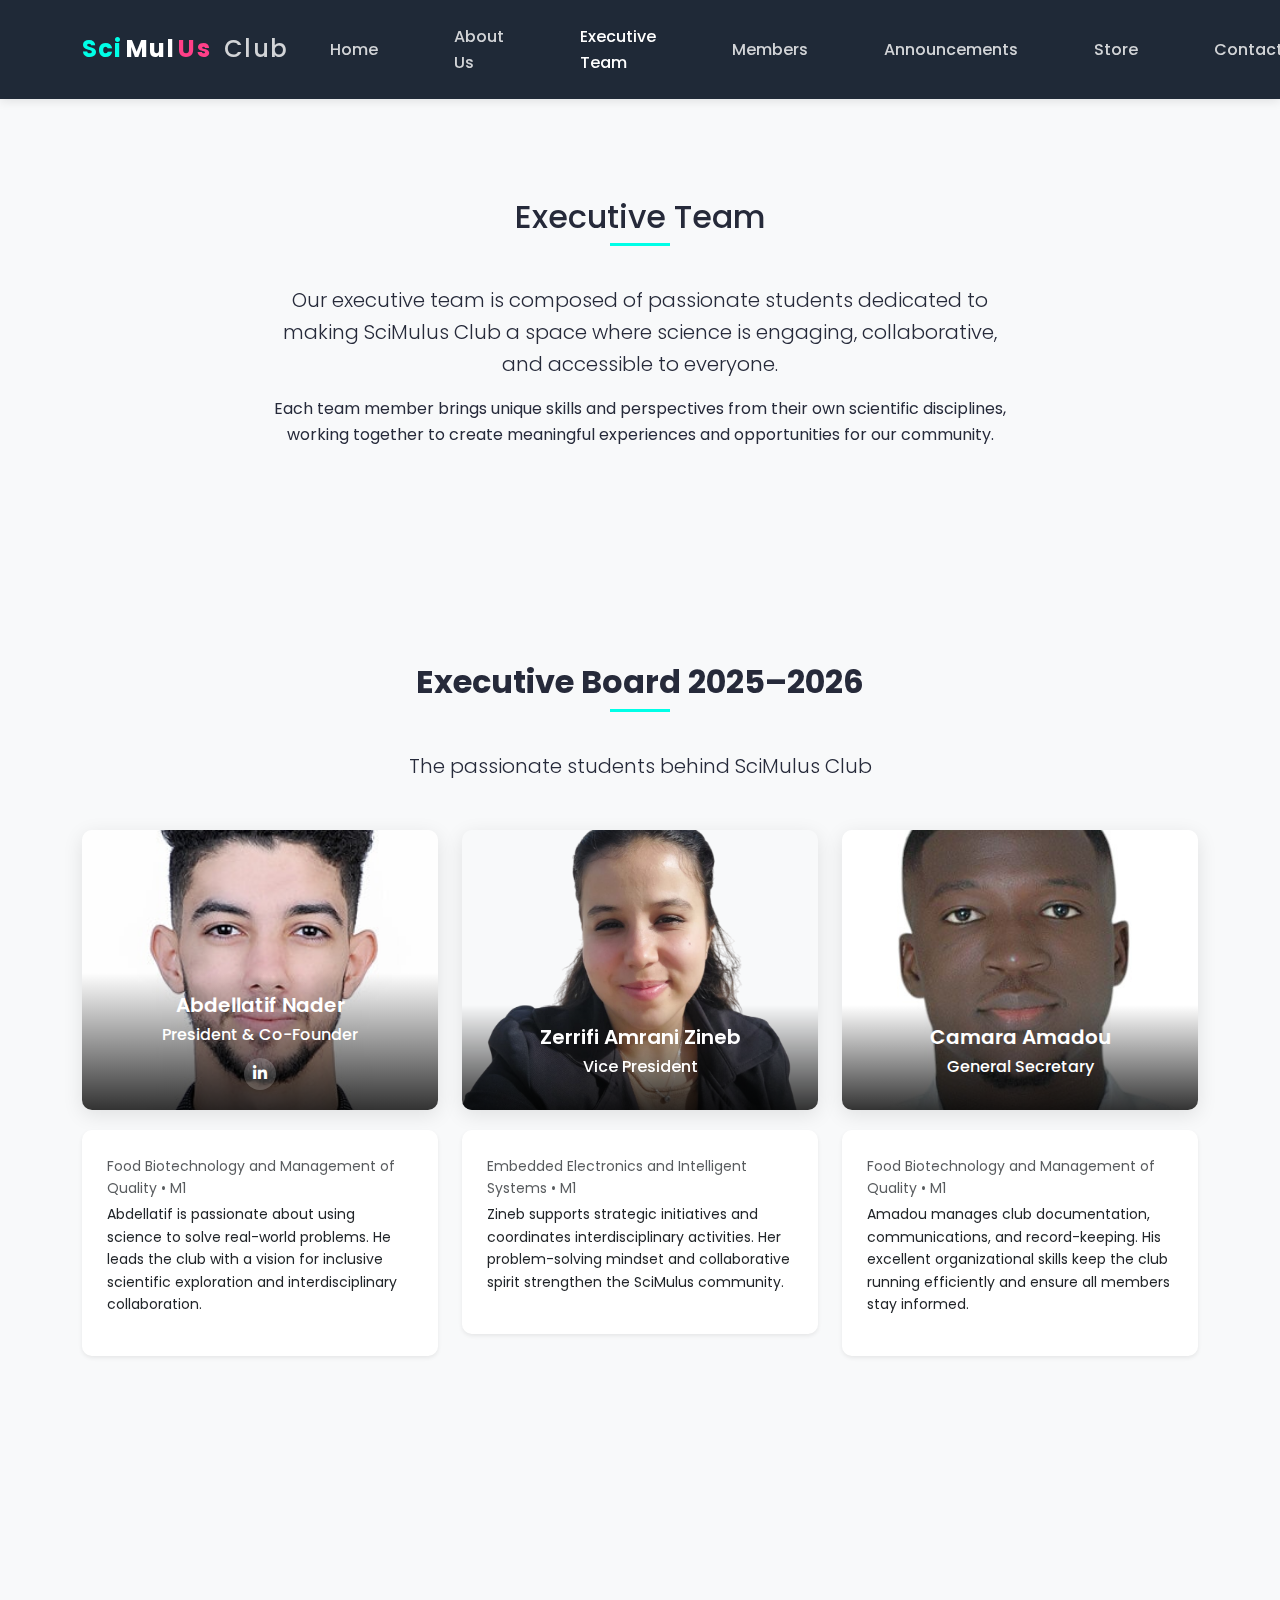
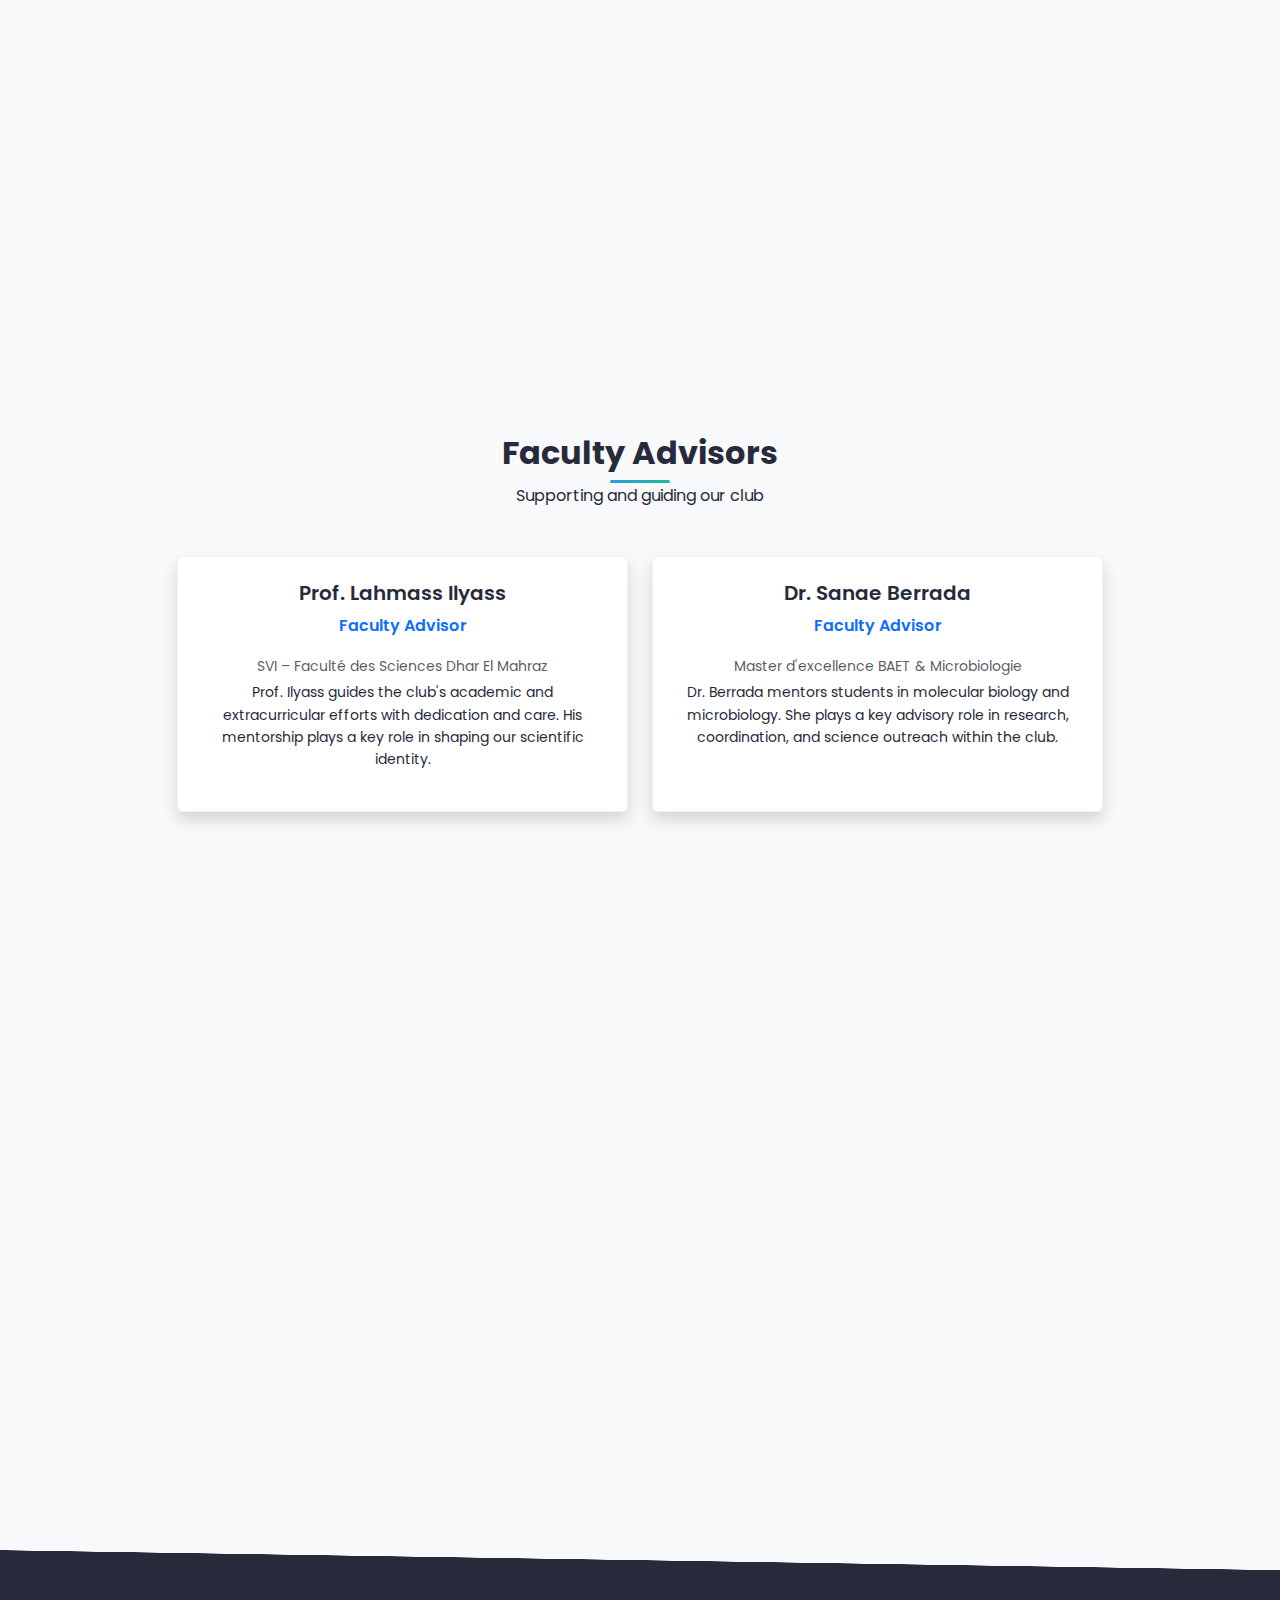
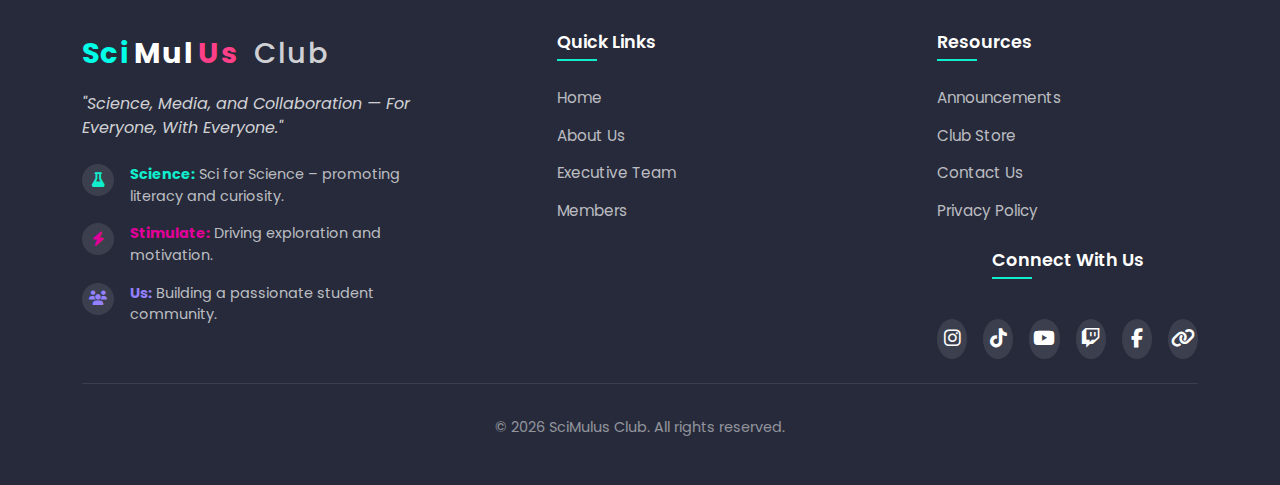
<file: executive-team.html>
<!DOCTYPE html>
<html lang="en">
<head>
    <meta charset="UTF-8">
    <meta name="viewport" content="width=device-width, initial-scale=1.0">
    <title>SciMulus Club - Executive Team</title>
    
    <!-- Favicon -->
    <link rel="icon" href="images/favicon.ico" type="image/x-icon">
    
    <!-- Bootstrap CSS -->
    <link href="https://cdn.jsdelivr.net/npm/bootstrap@5.3.0/dist/css/bootstrap.min.css" rel="stylesheet">
    
    <!-- Font Awesome -->
    <link rel="stylesheet" href="https://cdnjs.cloudflare.com/ajax/libs/font-awesome/6.4.0/css/all.min.css">
    
    <!-- Google Fonts - Poppins -->
    <link href="https://fonts.googleapis.com/css2?family=Poppins:wght@300;400;500;600;700;800&display=swap" rel="stylesheet">
    
    <!-- AOS - Animate On Scroll -->
    <link href="https://unpkg.com/aos@2.3.1/dist/aos.css" rel="stylesheet">
    
    <!-- Custom CSS -->
    <link rel="stylesheet" href="css/styles.css">
    <link rel="stylesheet" href="css/responsive.css">
    
    <style>
        /* Team Member Styles */
        .team-member {
            position: relative;
            border-radius: 10px;
            overflow: hidden;
            margin-bottom: 20px;
            box-shadow: 0 5px 20px rgba(0,0,0,0.1);
            transition: all 0.3s ease;
        }
        
        .team-member img {
            width: 100%;
            height: 280px;
            object-fit: cover;
            transition: transform 0.4s ease;
        }
        
        .team-member:hover {
            transform: translateY(-5px);
        }
        
        .team-member:hover img {
            transform: scale(1.05);
        }
        
        .team-info {
            position: absolute;
            bottom: 0;
            left: 0;
            right: 0;
            background: linear-gradient(to top, rgba(0, 0, 0, 0.8), transparent);
            padding: 20px;
            color: white;
            text-align: center;
            transition: all 0.3s ease;
        }
        
        .team-member:hover .team-info {
            background: linear-gradient(to top, rgba(0, 0, 0, 0.9), rgba(0,0,0,0.5));
        }
        
        .team-info h5 {
            margin: 0;
            font-weight: 600;
            color: white;
        }
        
        .team-info p.position {
            margin: 5px 0 10px;
            font-weight: 500;
        }
        
        .social-icons a {
            display: inline-block;
            width: 32px;
            height: 32px;
            line-height: 32px;
            background-color: rgba(255, 255, 255, 0.2);
            color: white;
            border-radius: 50%;
            margin: 0 5px;
            transition: all 0.3s ease;
        }
        
        .social-icons a:hover {
            background-color: #fff;
            color: #007bff;
            transform: translateY(-3px);
        }
        
        /* Responsive adjustments */
        @media (max-width: 767px) {
            .team-member {
                margin-bottom: 30px;
            }
        }
    </style>
</head>
<body>
    <!-- Navigation Bar -->
    <nav class="navbar navbar-expand-lg fixed-top">
        <div class="container">
            <!-- Brand Logo -->
            <a class="navbar-brand" href="index.html">
                <span class="sci">Sci</span><span class="mul">Mul</span><span class="us">Us</span> <span class="club">Club</span>
            </a>
            
            <!-- Mobile Toggle Button -->
            <button class="navbar-toggler" type="button" aria-label="Toggle navigation">
                <span class="navbar-toggler-icon">
                    <div></div>
                </span>
            </button>
            
            <!-- Navbar Links -->
            <div class="collapse navbar-collapse" id="navbarNav">
                <ul class="navbar-nav ms-auto">
                    <li class="nav-item">
                        <a class="nav-link" href="index.html">Home</a>
                    </li>
                    <li class="nav-item">
                        <a class="nav-link" href="about.html">About Us</a>
                    </li>
                    <li class="nav-item">
                        <a class="nav-link active" href="executive-team.html">Executive Team</a>
                    </li>
                    <li class="nav-item">
                        <a class="nav-link" href="members.html">Members</a>
                    </li>
                    <li class="nav-item">
                        <a class="nav-link" href="announcements.html">Announcements</a>
                    </li>
                    <li class="nav-item">
                        <a class="nav-link" href="store.html">Store</a>
                    </li>
                    <li class="nav-item">
                        <a class="nav-link" href="contact.html">Contact</a>
                    </li>
                </ul>
                
                <!-- Mobile-only Social Icons -->
                <div class="navbar-socials">
                    <a href="https://www.instagram.com/scimulus/" target="_blank"><i class="fab fa-instagram"></i></a>
                    <a href="https://web.facebook.com/profile.php?id=61574540592622" target="_blank"><i class="fab fa-facebook"></i></a>
                    <a href="https://www.twitch.tv/scimuluslive" target="_blank"><i class="fab fa-twitch"></i></a>
                </div>
            </div>
        </div>
    </nav>

    <!-- Page Header -->
    <section class="page-header bg-dark text-white">
        <div class="container">
            <div class="row">
                <div class="col-12 text-center">
                    <h1 data-aos="fade-up">Our Executive Team</h1>
                    <nav aria-label="breadcrumb" data-aos="fade-up" data-aos-delay="200">
                        <ol class="breadcrumb justify-content-center">
                            <li class="breadcrumb-item"><a href="index.html">Home</a></li>
                            <li class="breadcrumb-item active" aria-current="page">Executive Team</li>
                        </ol>
                    </nav>
                </div>
            </div>
        </div>
    </section>

    <!-- Team Introduction -->
    <section class="section" id="team-intro">
        <div class="container">
            <div class="row justify-content-center">
                <div class="col-lg-8 text-center" data-aos="fade-up">
                    <div class="section-title text-center">
                        <h2>Executive Team</h2>
                    </div>
                    <p class="lead">
                        Our executive team is composed of passionate students dedicated to making SciMulus Club 
                        a space where science is engaging, collaborative, and accessible to everyone.
                    </p>
                    <p>
                        Each team member brings unique skills and perspectives from their own scientific disciplines, 
                        working together to create meaningful experiences and opportunities for our community.
                    </p>
                </div>
            </div>
        </div>
    </section>

    <!-- Executive Board Section -->
    <section class="section bg-light" id="executive-board">
        <div class="container">
            <div class="text-center mb-5">
                <h2 class="section-title text-center" data-aos="fade-up">Executive Board 2025–2026</h2>
                <p class="lead" data-aos="fade-up" data-aos-delay="200">The passionate students behind SciMulus Club</p>
            </div>
            <div class="row justify-content-center">
                <!-- Abdellatif Nader -->
                <div class="col-lg-4 col-md-6 col-sm-6 mb-4" data-aos="fade-up" data-aos-delay="200">
                    <div class="team-member">
                        <img src="images/president.jpg" alt="Abdellatif Nader" class="img-fluid">
                        <div class="team-info">
                            <h5>Abdellatif Nader</h5>
                            <p class="position">President & Co-Founder</p>
                            <div class="social-icons">
                                <a href="https://www.linkedin.com/in/abdellatif-nader-a68b87353/" target="_blank"><i class="fab fa-linkedin-in"></i></a>
                            </div>
                        </div>
                    </div>
                    <div class="card border-0 shadow-sm mt-3">
                        <div class="card-body">
                            <p class="small text-muted mb-1">Food Biotechnology and Management of Quality • M1</p>
                            <p class="small">Abdellatif is passionate about using science to solve real-world problems. He leads the club with a vision for inclusive scientific exploration and interdisciplinary collaboration.</p>
                        </div>
                    </div>
                </div>

                <!-- Zerrifi Amrani Zineb -->
                <div class="col-lg-4 col-md-6 col-sm-6 mb-4" data-aos="fade-up" data-aos-delay="250">
                    <div class="team-member">
                        <img src="assets/images/zineb-amrani.png" alt="Zerrifi Amrani Zineb" class="img-fluid">
                        <div class="team-info">
                            <h5>Zerrifi Amrani Zineb</h5>
                            <p class="position">Vice President</p>
                        </div>
                    </div>
                    <div class="card border-0 shadow-sm mt-3">
                        <div class="card-body">
                            <p class="small text-muted mb-1">Embedded Electronics and Intelligent Systems • M1</p>
                            <p class="small">Zineb supports strategic initiatives and coordinates interdisciplinary activities. Her problem-solving mindset and collaborative spirit strengthen the SciMulus community.</p>
                        </div>
                    </div>
                </div>

                <!-- Camara Amadou -->
                <div class="col-lg-4 col-md-6 col-sm-6 mb-4" data-aos="fade-up" data-aos-delay="300">
                    <div class="team-member">
                        <img src="images/vice-president.jpg" alt="Camara Amadou" class="img-fluid">
                        <div class="team-info">
                            <h5>Camara Amadou</h5>
                            <p class="position">General Secretary</p>
                        </div>
                    </div>
                    <div class="card border-0 shadow-sm mt-3">
                        <div class="card-body">
                            <p class="small text-muted mb-1">Food Biotechnology and Management of Quality • M1</p>
                            <p class="small">Amadou manages club documentation, communications, and record-keeping. His excellent organizational skills keep the club running efficiently and ensure all members stay informed.</p>
                        </div>
                    </div>
                </div>

                <!-- Ahlame El HAYAL -->
                <div class="col-lg-4 col-md-6 col-sm-6 mb-4" data-aos="fade-up" data-aos-delay="400">
                    <div class="team-member">
                        <img src="images/secretary.jpg" alt="Ahlame El HAYAL" class="img-fluid">
                        <div class="team-info">
                            <h5>Ahlame El HAYAL</h5>
                            <p class="position">Treasurer</p>
                        </div>
                    </div>
                    <div class="card border-0 shadow-sm mt-3">
                        <div class="card-body">
                            <p class="small text-muted mb-1">Smart Industry • M1</p>
                            <p class="small">Ahlame oversees the club's finances with precision and care. Her attention to detail and strong organizational skills help ensure transparency and efficient budgeting.</p>
                        </div>
                    </div>
                </div>

                <!-- El Houssine AZERHOUNE -->
                <div class="col-lg-4 col-md-6 col-sm-6 mb-4" data-aos="fade-up" data-aos-delay="500">
                    <div class="team-member">
                        <img src="assets/images/placeholder-profile.webp" alt="El Houssine AZERHOUNE" class="img-fluid">
                        <div class="team-info">
                            <h5>El Houssine AZERHOUNE</h5>
                            <p class="position">Deputy Treasurer</p>
                        </div>
                    </div>
                    <div class="card border-0 shadow-sm mt-3">
                        <div class="card-body">
                            <p class="small text-muted mb-1">Web Intelligence and Data Science • M1</p>
                            <p class="small">El Houssine brings data analysis skills to support the club's financial organization. His structured mindset contributes to transparency in treasury activities.</p>
                        </div>
                    </div>
                </div>
                
                <!-- Chaimae El Moukhafi -->
                <div class="col-lg-4 col-md-6 col-sm-6 mb-4" data-aos="fade-up" data-aos-delay="600">
                    <div class="team-member">
                        <img src="assets/images/placeholder-profile.webp" alt="Chaimae El Moukhafi" class="img-fluid">
                        <div class="team-info">
                            <h5>Chaimae El Moukhafi</h5>
                            <p class="position">Deputy General Secretary</p>
                        </div>
                    </div>
                    <div class="card border-0 shadow-sm mt-3">
                        <div class="card-body">
                            <p class="small text-muted mb-1">Analytical Chemistry and Environment • M1</p>
                            <p class="small">Chaimae supports documentation and internal coordination. Her background in analytical chemistry allows her to combine precision with efficiency.</p>
                        </div>
                    </div>
                </div>
            </div>
        </div>
    </section>

    <!-- Faculty Advisors Section – Text Only -->
    <section class="faculty-advisors py-5 bg-light">
      <div class="container text-center">
        <h2 class="fw-bold">Faculty Advisors</h2>
        <p class="mb-5">Supporting and guiding our club</p>

        <div class="row justify-content-center">

          <!-- Prof. Lahmass Ilyass -->
          <div class="col-md-5 mb-4">
            <div class="advisor-card p-4 shadow rounded bg-white">
              <h5 class="fw-semibold">Prof. Lahmass Ilyass</h5>
              <p class="text-primary fw-semibold">Faculty Advisor</p>
              <p class="text-muted small mb-1">SVI – Faculté des Sciences Dhar El Mahraz</p>
              <p class="small">Prof. Ilyass guides the club's academic and extracurricular efforts with dedication and care. His mentorship plays a key role in shaping our scientific identity.</p>
            </div>
          </div>

          <!-- Dr. Sanae Berrada -->
          <div class="col-md-5 mb-4">
            <div class="advisor-card p-4 shadow rounded bg-white">
              <h5 class="fw-semibold">Dr. Sanae Berrada</h5>
              <p class="text-primary fw-semibold">Faculty Advisor</p>
              <p class="text-muted small mb-1">Master d'excellence BAET & Microbiologie</p>
              <p class="small">Dr. Berrada mentors students in molecular biology and microbiology. She plays a key advisory role in research, coordination, and science outreach within the club.</p>
            </div>
          </div>

        </div>
      </div>
    </section>

    <!-- Join the Team CTA -->
    <section class="section" id="join-team-cta">
        <div class="container">
            <div class="row align-items-center">
                <div class="col-lg-6 mb-4 mb-lg-0" data-aos="fade-right">
                    <h2>Interested in Joining Our Executive Team?</h2>
                    <p class="lead">
                        We're always looking for passionate students to take on leadership roles 
                        in our club. Elections for executive positions are held annually, and department 
                        coordinator positions open up regularly throughout the year.
                    </p>
                    <p>
                        As a executive team member, you'll gain valuable leadership experience, develop new skills, 
                        and make a meaningful impact on our scientific community. You'll also have the 
                        opportunity to network with faculty, professionals, and other student leaders.
                    </p>
                    <a href="contact.html" class="btn btn-primary">Get in Touch</a>
                </div>
                <div class="col-lg-6" data-aos="fade-left">
                    <div class="card border-0 shadow-sm">
                        <div class="card-body p-4">
                            <h4 class="mb-4">Current Openings</h4>
                            <p>Applications are now open for official members in the following departments:</p>
                            <ul class="list-group list-group-flush">
                                <li class="list-group-item d-flex justify-content-between align-items-center px-0">
                                    <div>Media</div>
                                    <span class="badge bg-primary rounded-pill">Open</span>
                                </li>
                                <li class="list-group-item d-flex justify-content-between align-items-center px-0">
                                    <div>Communication</div>
                                    <span class="badge bg-primary rounded-pill">Open</span>
                                </li>
                                <li class="list-group-item d-flex justify-content-between align-items-center px-0">
                                    <div>Organization</div>
                                    <span class="badge bg-primary rounded-pill">Open</span>
                                </li>
                                <li class="list-group-item d-flex justify-content-between align-items-center px-0">
                                    <div>Finance</div>
                                    <span class="badge bg-primary rounded-pill">Open</span>
                                </li>
                                <li class="list-group-item d-flex justify-content-between align-items-center px-0">
                                    <div>Marketing & Commerce</div>
                                    <span class="badge bg-primary rounded-pill">Open</span>
                                </li>
                            </ul>
                            <div class="mt-3">
                                <p class="small text-muted">🎯 Note: Executive board members are not concerned.</p>
                            </div>
                            <div class="mt-4">
                                <a href="contact.html" class="btn btn-outline-primary w-100">Apply Now</a>
                            </div>
                        </div>
                    </div>
                </div>
            </div>
        </div>
    </section>

    <!-- Footer -->
    <footer class="footer">
        <div class="container">
            <div class="row">
                <!-- About SciMulus Column -->
                <div class="col-lg-4 col-md-6 mb-5 mb-lg-0">
                    <div class="footer-about">
                        <div class="footer-logo mb-3 text-center text-md-start">
                            <span class="sci">Sci</span><span class="mul">Mul</span><span class="us">Us</span> <span class="club">Club</span>
                        </div>
                        <p class="footer-slogan mb-4 text-center text-md-start">
                            <em>"Science, Media, and Collaboration — For Everyone, With Everyone."</em>
                        </p>
                        
                        <div class="footer-values">
                            <div class="value-item">
                                <div class="value-icon science-value">
                                    <i class="fas fa-flask"></i>
                                </div>
                                <div class="value-content">
                                    <strong class="science-text">Science:</strong> Sci for Science – promoting literacy and curiosity.
                                </div>
                            </div>
                            <div class="value-item">
                                <div class="value-icon stimulate-value">
                                    <i class="fas fa-bolt"></i>
                                </div>
                                <div class="value-content">
                                    <strong class="stimulate-text">Stimulate:</strong> Driving exploration and motivation.
                                </div>
                            </div>
                            <div class="value-item">
                                <div class="value-icon us-value">
                                    <i class="fas fa-users"></i>
                                </div>
                                <div class="value-content">
                                    <strong class="us-text">Us:</strong> Building a passionate student community.
                                </div>
                            </div>
                        </div>
                    </div>
                </div>
                
                <!-- Quick Links Column -->
                <div class="col-lg-3 col-md-6 mb-5 mb-lg-0 offset-lg-1">
                    <div class="footer-links">
                        <h5 class="text-center text-md-start">Quick Links</h5>
                        <ul class="footer-nav text-center text-md-start">
                            <li><a href="index.html">Home</a></li>
                            <li><a href="about.html">About Us</a></li>
                            <li><a href="executive-team.html">Executive Team</a></li>
                            <li><a href="members.html">Members</a></li>
                        </ul>
                    </div>
                </div>
                
                <!-- Resources & Social Media Column -->
                <div class="col-lg-3 col-md-6 offset-lg-1">
                    <div class="footer-resources mb-4">
                        <h5 class="text-center text-md-start">Resources</h5>
                        <ul class="footer-nav text-center text-md-start">
                            <li><a href="announcements.html">Announcements</a></li>
                            <li><a href="store.html">Club Store</a></li>
                            <li><a href="contact.html">Contact Us</a></li>
                            <li><a href="privacy.html">Privacy Policy</a></li>
                        </ul>
                    </div>
                    
                    <div class="footer-social-container">
                        <h5 class="text-center">Connect With Us</h5>
                        <div class="footer-social-icons">
                            <a href="https://www.instagram.com/scimulus/" target="_blank" rel="noopener noreferrer" class="social-icon instagram">
                                <i class="fab fa-instagram"></i>
                            </a>
                            <a href="https://www.tiktok.com/@scimulusofficial" target="_blank" rel="noopener noreferrer" class="social-icon tiktok">
                                <i class="fab fa-tiktok"></i>
                            </a>
                            <a href="https://www.youtube.com/@SciMulusClub" target="_blank" rel="noopener noreferrer" class="social-icon youtube">
                                <i class="fab fa-youtube"></i>
                            </a>
                            <a href="https://www.twitch.tv/scimuluslive" target="_blank" rel="noopener noreferrer" class="social-icon twitch">
                                <i class="fab fa-twitch"></i>
                            </a>
                            <a href="https://web.facebook.com/profile.php?id=61574540592622" target="_blank" rel="noopener noreferrer" class="social-icon facebook">
                                <i class="fab fa-facebook-f"></i>
                            </a>
                            <a href="https://linktr.ee/scimulus" target="_blank" rel="noopener noreferrer" class="social-icon link">
                                <i class="fas fa-link"></i>
                            </a>
                        </div>
                    </div>
                </div>
            </div>
            
            <!-- Copyright -->
            <div class="footer-divider mt-4"></div>
            <div class="footer-copyright">
                <p>&copy; <script>document.write(new Date().getFullYear())</script> SciMulus Club. All rights reserved.</p>
            </div>
        </div>
    </footer>

    <!-- Bootstrap JavaScript -->
    <script src="https://cdn.jsdelivr.net/npm/bootstrap@5.3.0/dist/js/bootstrap.bundle.min.js"></script>
    
    <!-- AOS - Animate On Scroll -->
    <script src="https://unpkg.com/aos@2.3.1/dist/aos.js"></script>
    
    <!-- Custom JavaScript -->
    <script src="js/main.js"></script>
</body>
</html>
</file>
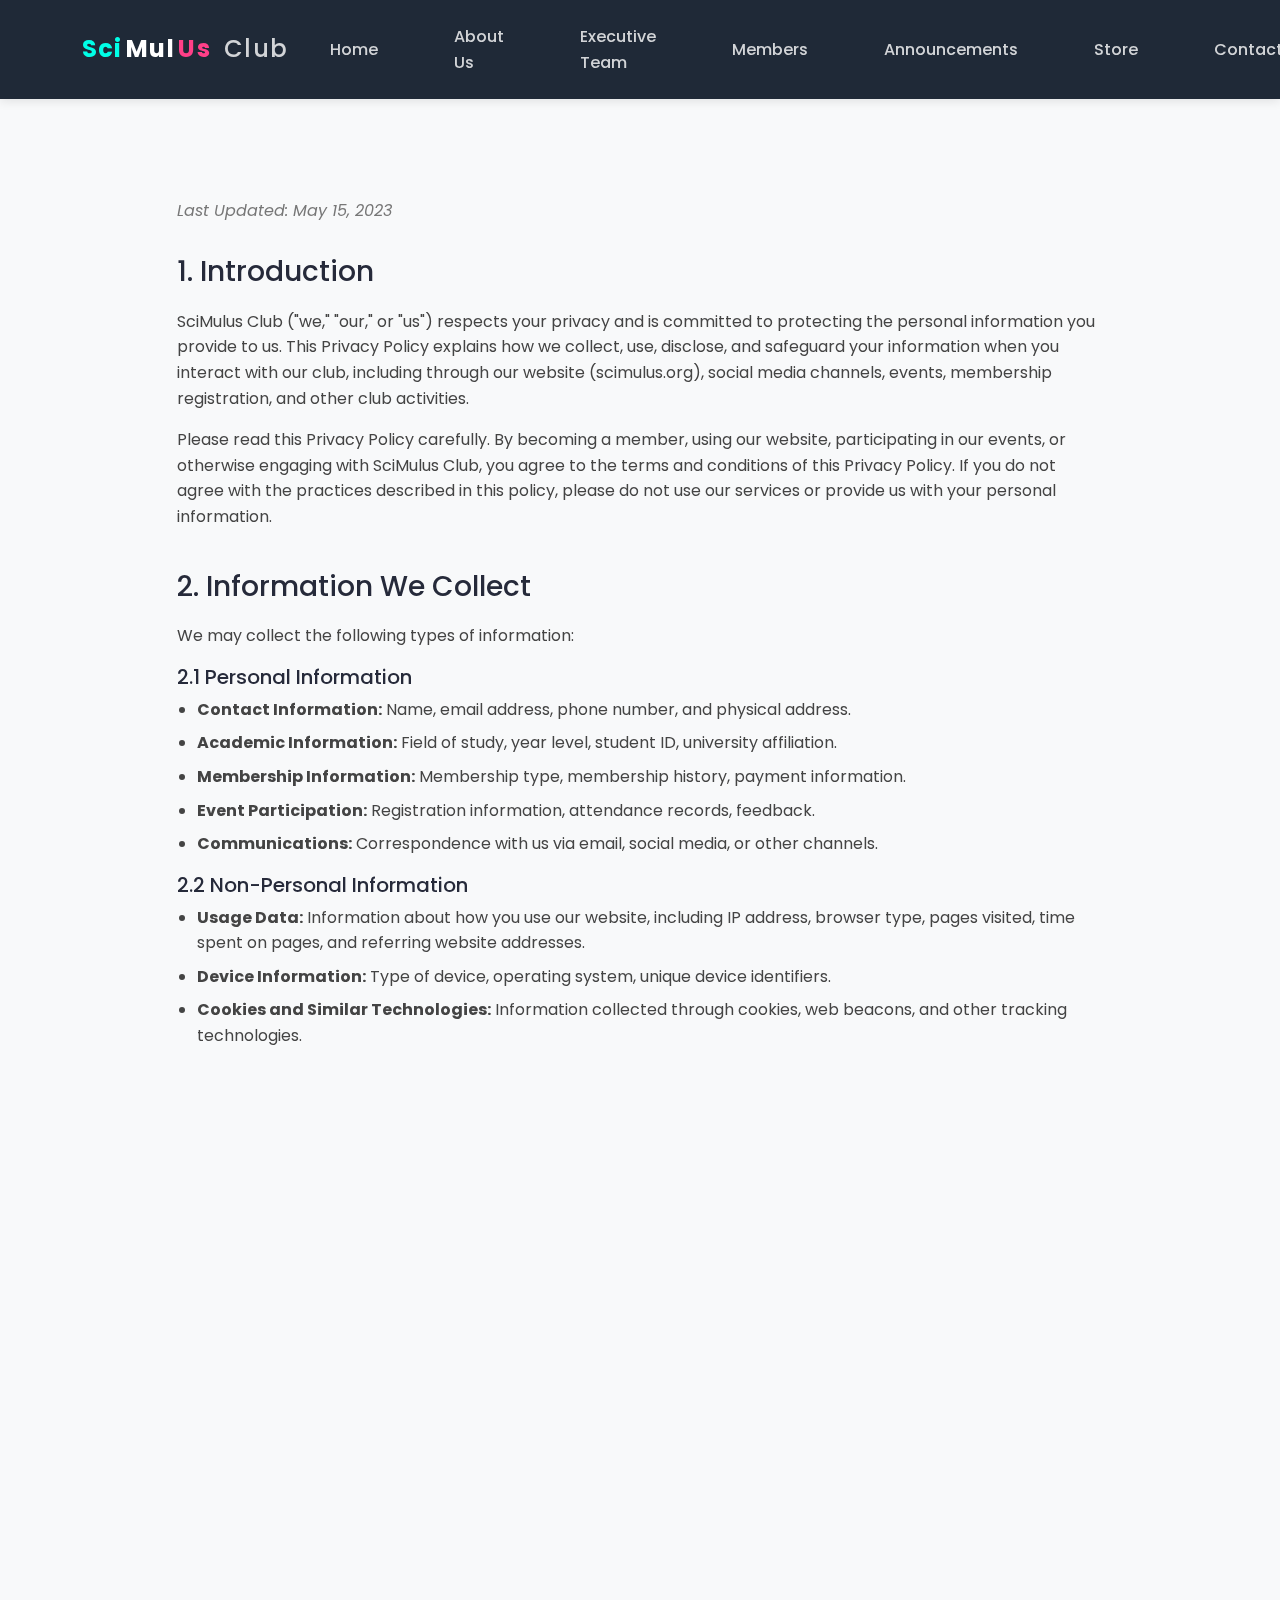
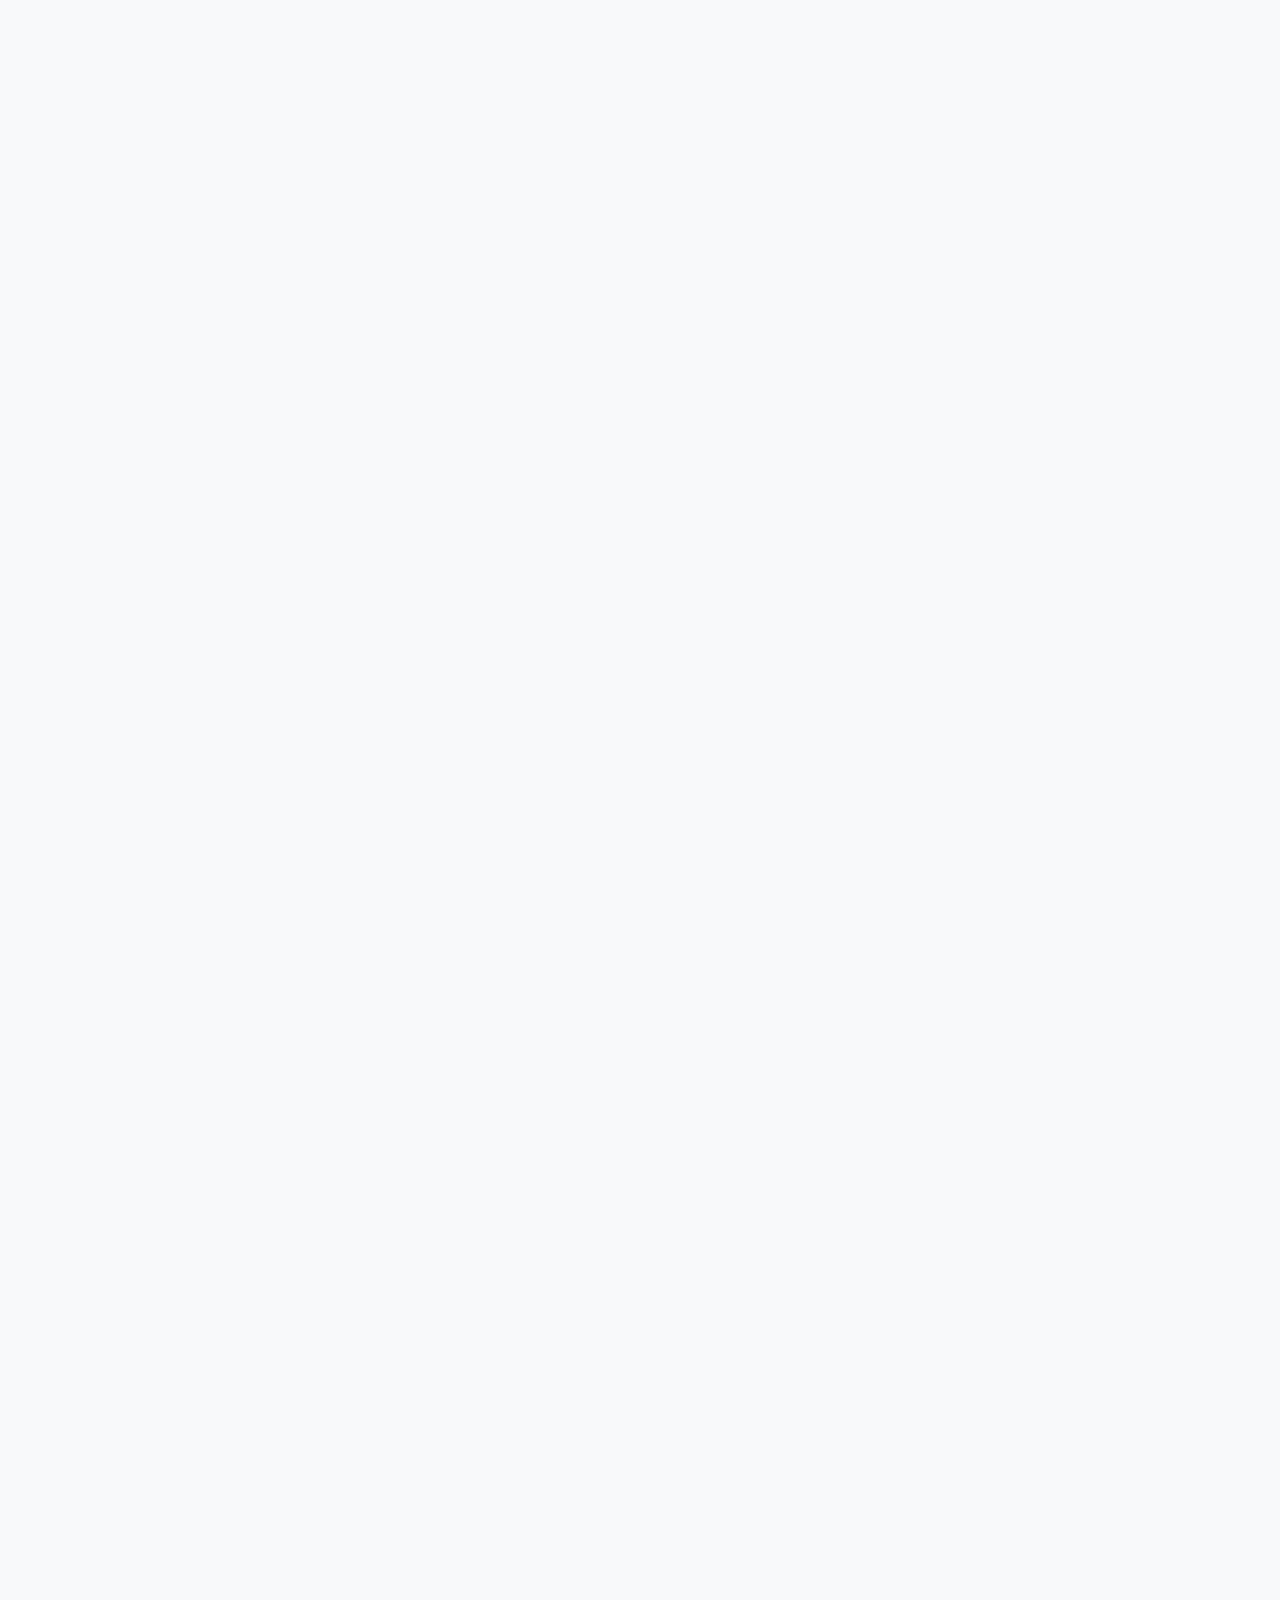
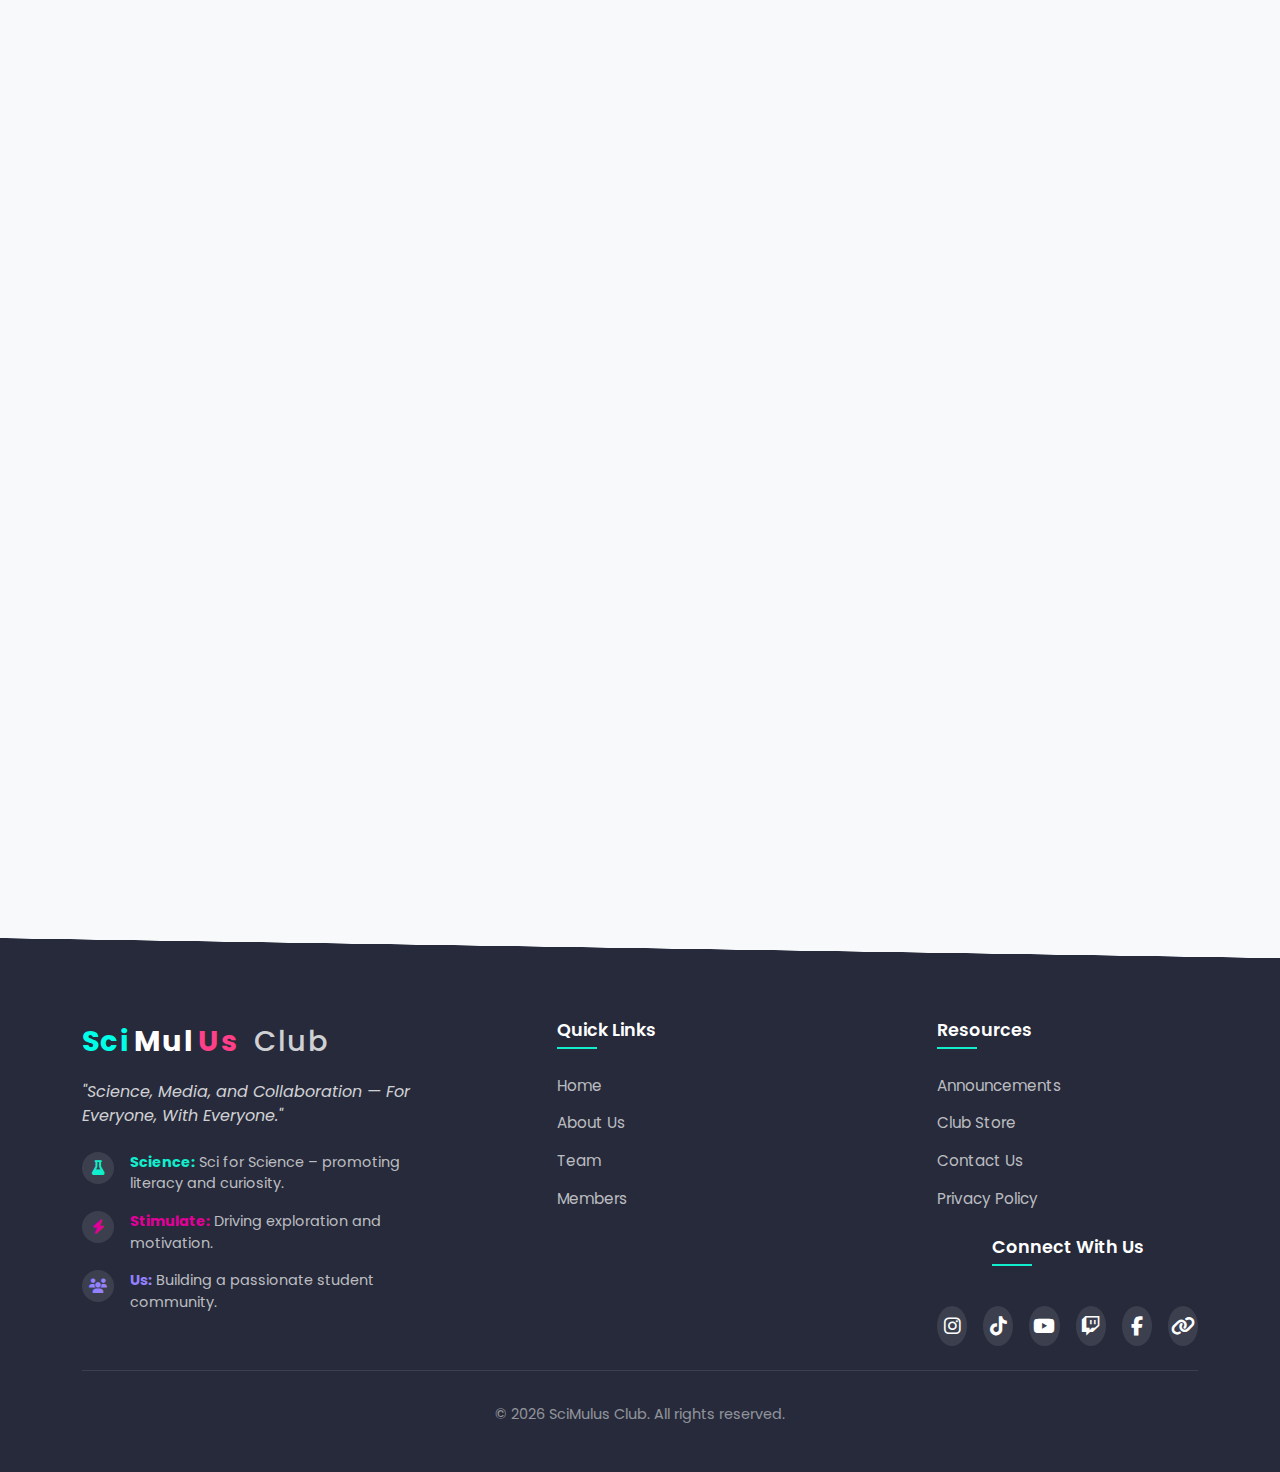
<file: privacy.html>
<!DOCTYPE html>
<html lang="en">
<head>
    <meta charset="UTF-8">
    <meta name="viewport" content="width=device-width, initial-scale=1.0">
    <title>SciMulus Club - Privacy Policy</title>
    
    <!-- Favicon -->
    <link rel="icon" href="images/favicon.ico" type="image/x-icon">
    
    <!-- Bootstrap CSS -->
    <link href="https://cdn.jsdelivr.net/npm/bootstrap@5.3.0/dist/css/bootstrap.min.css" rel="stylesheet">
    
    <!-- Font Awesome -->
    <link rel="stylesheet" href="https://cdnjs.cloudflare.com/ajax/libs/font-awesome/6.4.0/css/all.min.css">
    
    <!-- Google Fonts - Poppins -->
    <link href="https://fonts.googleapis.com/css2?family=Poppins:wght@300;400;500;600;700;800&display=swap" rel="stylesheet">
    
    <!-- AOS - Animate On Scroll -->
    <link href="https://unpkg.com/aos@2.3.1/dist/aos.css" rel="stylesheet">
    
    <!-- Custom CSS -->
    <link rel="stylesheet" href="css/styles.css">
    <link rel="stylesheet" href="css/responsive.css">

    <style>
        /* Additional styles for this page */
        .privacy-section {
            margin-bottom: 2.5rem;
        }
        
        .privacy-section h3 {
            margin-bottom: 1.25rem;
            color: var(--dark-gray);
        }
        
        .privacy-section p, .privacy-section ul {
            margin-bottom: 1rem;
            color: #444;
        }
        
        .privacy-section ul {
            padding-left: 1.25rem;
        }
        
        .privacy-section li {
            margin-bottom: 0.5rem;
        }
        
        .last-updated {
            font-style: italic;
            color: #777;
            margin-bottom: 2rem;
        }
    </style>
</head>
<body>
    <!-- Navigation Bar -->
    <nav class="navbar navbar-expand-lg fixed-top">
        <div class="container">
            <!-- Brand Logo -->
            <a class="navbar-brand" href="index.html">
                <span class="sci">Sci</span><span class="mul">Mul</span><span class="us">Us</span> <span class="club">Club</span>
            </a>
            
            <!-- Mobile Toggle Button -->
            <button class="navbar-toggler" type="button" aria-label="Toggle navigation">
                <span class="navbar-toggler-icon">
                    <div></div>
                </span>
            </button>
            
            <!-- Navbar Links -->
            <div class="collapse navbar-collapse" id="navbarNav">
                <ul class="navbar-nav ms-auto">
                    <li class="nav-item">
                        <a class="nav-link" href="index.html">Home</a>
                    </li>
                    <li class="nav-item">
                        <a class="nav-link" href="about.html">About Us</a>
                    </li>
                    <li class="nav-item">
                        <a class="nav-link" href="executive-team.html">Executive Team</a>
                    </li>
                    <li class="nav-item">
                        <a class="nav-link" href="members.html">Members</a>
                    </li>
                    <li class="nav-item">
                        <a class="nav-link" href="announcements.html">Announcements</a>
                    </li>
                    <li class="nav-item">
                        <a class="nav-link" href="store.html">Store</a>
                    </li>
                    <li class="nav-item">
                        <a class="nav-link" href="contact.html">Contact</a>
                    </li>
                </ul>
                
                <!-- Mobile-only Social Icons -->
                <div class="navbar-socials">
                    <a href="https://www.instagram.com/scimulus/" target="_blank"><i class="fab fa-instagram"></i></a>
                    <a href="https://web.facebook.com/profile.php?id=61574540592622" target="_blank"><i class="fab fa-facebook"></i></a>
                    <a href="https://www.twitch.tv/scimuluslive" target="_blank"><i class="fab fa-twitch"></i></a>
                </div>
            </div>
        </div>
    </nav>

    <!-- Page Header -->
    <section class="page-header bg-dark text-white">
        <div class="container">
            <div class="row">
                <div class="col-12 text-center">
                    <h1 data-aos="fade-up">Privacy Policy</h1>
                    <nav aria-label="breadcrumb" data-aos="fade-up" data-aos-delay="200">
                        <ol class="breadcrumb justify-content-center">
                            <li class="breadcrumb-item"><a href="index.html">Home</a></li>
                            <li class="breadcrumb-item active" aria-current="page">Privacy Policy</li>
                        </ol>
                    </nav>
                </div>
            </div>
        </div>
    </section>

    <!-- Privacy Policy Content -->
    <section class="section" id="privacy-policy">
        <div class="container">
            <div class="row justify-content-center">
                <div class="col-lg-10">
                    <p class="last-updated" data-aos="fade-up">Last Updated: May 15, 2023</p>
                    
                    <div class="privacy-section" data-aos="fade-up">
                        <h3>1. Introduction</h3>
                        <p>
                            SciMulus Club ("we," "our," or "us") respects your privacy and is committed to protecting the 
                            personal information you provide to us. This Privacy Policy explains how we collect, use, disclose, 
                            and safeguard your information when you interact with our club, including through our website 
                            (scimulus.org), social media channels, events, membership registration, and other club activities.
                        </p>
                        <p>
                            Please read this Privacy Policy carefully. By becoming a member, using our website, 
                            participating in our events, or otherwise engaging with SciMulus Club, you agree to the 
                            terms and conditions of this Privacy Policy. If you do not agree with the practices described 
                            in this policy, please do not use our services or provide us with your personal information.
                        </p>
                    </div>
                    
                    <div class="privacy-section" data-aos="fade-up">
                        <h3>2. Information We Collect</h3>
                        <p>We may collect the following types of information:</p>
                        
                        <h5>2.1 Personal Information</h5>
                        <ul>
                            <li>
                                <strong>Contact Information:</strong> Name, email address, phone number, and physical address.
                            </li>
                            <li>
                                <strong>Academic Information:</strong> Field of study, year level, student ID, university affiliation.
                            </li>
                            <li>
                                <strong>Membership Information:</strong> Membership type, membership history, payment information.
                            </li>
                            <li>
                                <strong>Event Participation:</strong> Registration information, attendance records, feedback.
                            </li>
                            <li>
                                <strong>Communications:</strong> Correspondence with us via email, social media, or other channels.
                            </li>
                        </ul>
                        
                        <h5>2.2 Non-Personal Information</h5>
                        <ul>
                            <li>
                                <strong>Usage Data:</strong> Information about how you use our website, including IP address, 
                                browser type, pages visited, time spent on pages, and referring website addresses.
                            </li>
                            <li>
                                <strong>Device Information:</strong> Type of device, operating system, unique device identifiers.
                            </li>
                            <li>
                                <strong>Cookies and Similar Technologies:</strong> Information collected through cookies, web beacons, 
                                and other tracking technologies.
                            </li>
                        </ul>
                    </div>
                    
                    <div class="privacy-section" data-aos="fade-up">
                        <h3>3. How We Collect Information</h3>
                        <p>We collect information from you in various ways, including:</p>
                        <ul>
                            <li>
                                <strong>Direct Interactions:</strong> When you complete membership registration forms, 
                                sign up for events, communicate with us, or participate in surveys.
                            </li>
                            <li>
                                <strong>Automated Technologies:</strong> When you visit our website, we may automatically 
                                collect certain information through cookies and similar technologies.
                            </li>
                            <li>
                                <strong>Third Parties:</strong> We may receive information about you from third parties, 
                                such as university partners, event co-hosts, or social media platforms.
                            </li>
                            <li>
                                <strong>Publicly Available Sources:</strong> Information that you have made publicly available, 
                                such as on social media profiles.
                            </li>
                        </ul>
                    </div>
                    
                    <div class="privacy-section" data-aos="fade-up">
                        <h3>4. How We Use Your Information</h3>
                        <p>We may use the information we collect for the following purposes:</p>
                        <ul>
                            <li>To manage your club membership and provide member services</li>
                            <li>To organize and facilitate events, workshops, and activities</li>
                            <li>To communicate with you about club news, events, and opportunities</li>
                            <li>To process payments and maintain financial records</li>
                            <li>To improve our website, services, and overall club experience</li>
                            <li>To create and share aggregated statistical information</li>
                            <li>To comply with legal obligations and enforce our policies</li>
                            <li>To respond to your inquiries and provide support</li>
                            <li>To send promotional communications (with your consent)</li>
                        </ul>
                    </div>
                    
                    <div class="privacy-section" data-aos="fade-up">
                        <h3>5. Sharing and Disclosure of Information</h3>
                        <p>
                            We respect your privacy and are committed to protecting your personal information. 
                            We do not sell, rent, or trade your personal information to third parties for their 
                            marketing purposes without your explicit consent.
                        </p>
                        <p>We may share your information in the following circumstances:</p>
                        <ul>
                            <li>
                                <strong>University Administration:</strong> As a university-affiliated club, we may share 
                                information with university administrators as required for club registration and oversight.
                            </li>
                            <li>
                                <strong>Service Providers:</strong> We may share information with third-party service providers 
                                who help us operate our club, such as payment processors, email service providers, event management 
                                platforms, and website hosting services.
                            </li>
                            <li>
                                <strong>Partner Organizations:</strong> When collaborating with other organizations on events 
                                or projects, we may share necessary information with these partners.
                            </li>
                            <li>
                                <strong>Legal Requirements:</strong> We may disclose information when required by law, 
                                regulation, or legal process, or to protect our rights, privacy, safety, or property.
                            </li>
                            <li>
                                <strong>With Consent:</strong> We may share your information in other circumstances 
                                with your explicit consent.
                            </li>
                        </ul>
                    </div>
                    
                    <div class="privacy-section" data-aos="fade-up">
                        <h3>6. Data Security</h3>
                        <p>
                            We implement reasonable security measures to protect your personal information from unauthorized 
                            access, use, or disclosure. However, no data transmission over the Internet or electronic storage 
                            system is 100% secure. While we strive to protect your information, we cannot guarantee its absolute security.
                        </p>
                        <p>
                            Our security measures include:
                        </p>
                        <ul>
                            <li>Limiting access to personal information to authorized club officers</li>
                            <li>Requiring strong passwords for systems containing personal information</li>
                            <li>Using secure, encrypted connections for online forms and payments</li>
                            <li>Regularly reviewing and updating our security practices</li>
                        </ul>
                    </div>
                    
                    <div class="privacy-section" data-aos="fade-up">
                        <h3>7. Your Rights and Choices</h3>
                        <p>
                            Depending on your location, you may have certain rights regarding your personal information. 
                            These may include:
                        </p>
                        <ul>
                            <li>The right to access the personal information we hold about you</li>
                            <li>The right to request correction of inaccurate information</li>
                            <li>The right to request deletion of your information</li>
                            <li>The right to object to or restrict certain processing of your information</li>
                            <li>The right to data portability</li>
                            <li>The right to withdraw consent (where processing is based on consent)</li>
                        </ul>
                        <p>
                            If you wish to exercise any of these rights, please contact us using the information 
                            in the "Contact Us" section below.
                        </p>
                    </div>
                    
                    <div class="privacy-section" data-aos="fade-up">
                        <h3>8. Cookies and Similar Technologies</h3>
                        <p>
                            Our website may use cookies and similar tracking technologies to enhance your experience, 
                            analyze usage patterns, and deliver personalized content. Cookies are small text files that 
                            are stored on your device when you visit a website.
                        </p>
                        <p>
                            You can control cookies through your browser settings and other tools. However, 
                            if you block certain cookies, you may not be able to use all the features of our website.
                        </p>
                    </div>
                    
                    <div class="privacy-section" data-aos="fade-up">
                        <h3>9. Third-Party Links</h3>
                        <p>
                            Our website and communications may contain links to third-party websites, services, or content. 
                            These third parties have separate and independent privacy policies. We have no control over and 
                            assume no responsibility for the content, privacy policies, or practices of any third-party sites 
                            or services. We encourage you to review the privacy policies of any third-party sites you visit.
                        </p>
                    </div>
                    
                    <div class="privacy-section" data-aos="fade-up">
                        <h3>10. Children's Privacy</h3>
                        <p>
                            Our services are not directed to individuals under the age of 18. We do not knowingly collect 
                            personal information from children under 18. If we learn that we have collected personal information 
                            from a child under 18, we will take steps to delete that information as quickly as possible. 
                            If you believe we have collected information from a child under 18, please contact us.
                        </p>
                    </div>
                    
                    <div class="privacy-section" data-aos="fade-up">
                        <h3>11. Changes to This Privacy Policy</h3>
                        <p>
                            We may update our Privacy Policy from time to time. We will notify you of any changes by posting 
                            the new Privacy Policy on this page and updating the "Last Updated" date. You are advised to review 
                            this Privacy Policy periodically for any changes. Changes to this Privacy Policy are effective when 
                            they are posted on this page.
                        </p>
                    </div>
                    
                    <div class="privacy-section" data-aos="fade-up">
                        <h3>12. Contact Us</h3>
                        <p>
                            If you have any questions, concerns, or requests regarding this Privacy Policy or our privacy practices, 
                            please contact us at:
                        </p>
                        <p>
                            <strong>Email:</strong> <a href="mailto:contact.scimulus@gmail.com">contact.scimulus@gmail.com</a><br>
                            <strong>Phone:</strong> +212 602 710 549<br>
                            <strong>Address:</strong> Faculté des Sciences Dhar El Mahraz, Fès, Morocco
                        </p>
                    </div>
                </div>
            </div>
        </div>
    </section>

    <!-- Footer -->
    <footer class="footer">
        <div class="container">
            <div class="row">
                <!-- About SciMulus Column -->
                <div class="col-lg-4 col-md-6 mb-5 mb-lg-0">
                    <div class="footer-about">
                        <div class="footer-logo mb-3 text-center text-md-start">
                            <span class="sci">Sci</span><span class="mul">Mul</span><span class="us">Us</span> <span class="club">Club</span>
                        </div>
                        <p class="footer-slogan mb-4 text-center text-md-start">
                            <em>"Science, Media, and Collaboration — For Everyone, With Everyone."</em>
                        </p>
                        
                        <div class="footer-values">
                            <div class="value-item">
                                <div class="value-icon science-value">
                                    <i class="fas fa-flask"></i>
                                </div>
                                <div class="value-content">
                                    <strong class="science-text">Science:</strong> Sci for Science – promoting literacy and curiosity.
                                </div>
                            </div>
                            <div class="value-item">
                                <div class="value-icon stimulate-value">
                                    <i class="fas fa-bolt"></i>
                                </div>
                                <div class="value-content">
                                    <strong class="stimulate-text">Stimulate:</strong> Driving exploration and motivation.
                                </div>
                            </div>
                            <div class="value-item">
                                <div class="value-icon us-value">
                                    <i class="fas fa-users"></i>
                                </div>
                                <div class="value-content">
                                    <strong class="us-text">Us:</strong> Building a passionate student community.
                                </div>
                            </div>
                        </div>
                    </div>
                </div>
                
                <!-- Quick Links Column -->
                <div class="col-lg-3 col-md-6 mb-5 mb-lg-0 offset-lg-1">
                    <div class="footer-links">
                        <h5 class="text-center text-md-start">Quick Links</h5>
                        <ul class="footer-nav text-center text-md-start">
                            <li><a href="index.html">Home</a></li>
                            <li><a href="about.html">About Us</a></li>
                            <li><a href="executive-team.html">Team</a></li>
                            <li><a href="members.html">Members</a></li>
                        </ul>
                    </div>
                </div>
                
                <!-- Resources & Social Media Column -->
                <div class="col-lg-3 col-md-6 offset-lg-1">
                    <div class="footer-resources mb-4">
                        <h5 class="text-center text-md-start">Resources</h5>
                        <ul class="footer-nav text-center text-md-start">
                            <li><a href="announcements.html">Announcements</a></li>
                            <li><a href="store.html">Club Store</a></li>
                            <li><a href="contact.html">Contact Us</a></li>
                            <li><a href="privacy.html">Privacy Policy</a></li>
                        </ul>
                    </div>
                    
                    <div class="footer-social-container">
                        <h5 class="text-center">Connect With Us</h5>
                        <div class="footer-social-icons">
                            <a href="https://www.instagram.com/scimulus/" target="_blank" rel="noopener noreferrer" class="social-icon instagram">
                                <i class="fab fa-instagram"></i>
                            </a>
                            <a href="https://www.tiktok.com/@scimulusofficial" target="_blank" rel="noopener noreferrer" class="social-icon tiktok">
                                <i class="fab fa-tiktok"></i>
                            </a>
                            <a href="https://www.youtube.com/@SciMulusClub" target="_blank" rel="noopener noreferrer" class="social-icon youtube">
                                <i class="fab fa-youtube"></i>
                            </a>
                            <a href="https://www.twitch.tv/scimuluslive" target="_blank" rel="noopener noreferrer" class="social-icon twitch">
                                <i class="fab fa-twitch"></i>
                            </a>
                            <a href="https://web.facebook.com/profile.php?id=61574540592622" target="_blank" rel="noopener noreferrer" class="social-icon facebook">
                                <i class="fab fa-facebook-f"></i>
                            </a>
                            <a href="https://linktr.ee/scimulus" target="_blank" rel="noopener noreferrer" class="social-icon link">
                                <i class="fas fa-link"></i>
                            </a>
                        </div>
                    </div>
                </div>
            </div>
            
            <!-- Copyright -->
            <div class="footer-divider mt-4"></div>
            <div class="footer-copyright">
                <p>&copy; <script>document.write(new Date().getFullYear())</script> SciMulus Club. All rights reserved.</p>
            </div>
        </div>
    </footer>

    <!-- Bootstrap JavaScript -->
    <script src="https://cdn.jsdelivr.net/npm/bootstrap@5.3.0/dist/js/bootstrap.bundle.min.js"></script>
    
    <!-- AOS - Animate On Scroll -->
    <script src="https://unpkg.com/aos@2.3.1/dist/aos.js"></script>
    
    <!-- Custom JavaScript -->
    <script src="js/main.js"></script>
</body>
</html>
</file>
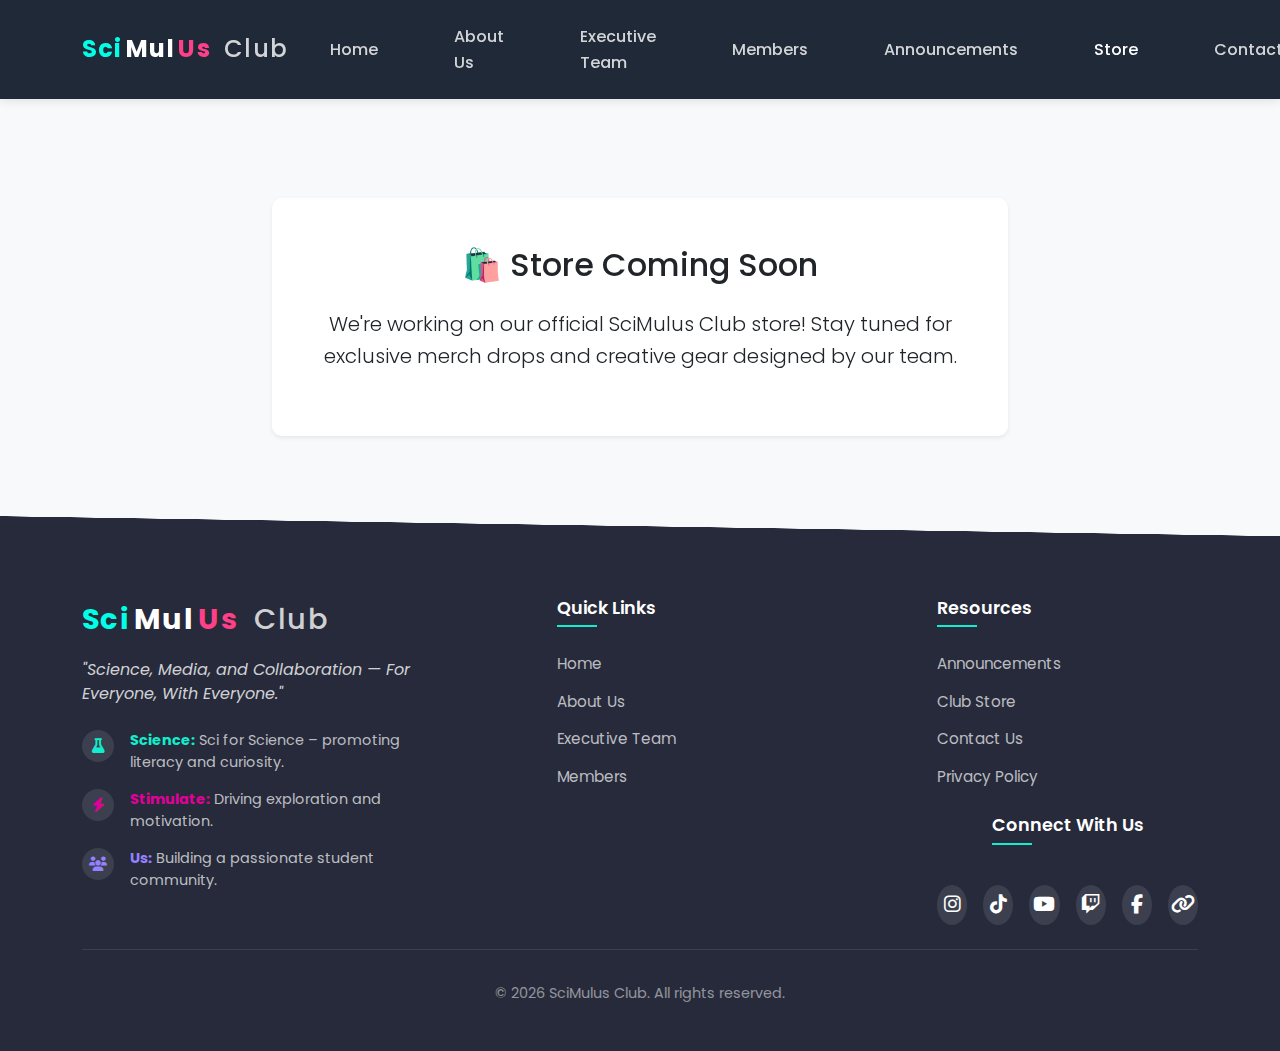
<file: store.html>
<!DOCTYPE html>
<html lang="en">
<head>
    <meta charset="UTF-8">
    <meta name="viewport" content="width=device-width, initial-scale=1.0">
    <title>SciMulus Club - Store</title>
    
    <!-- Favicon -->
    <link rel="icon" href="images/favicon.ico" type="image/x-icon">
    
    <!-- Bootstrap CSS -->
    <link href="https://cdn.jsdelivr.net/npm/bootstrap@5.3.0/dist/css/bootstrap.min.css" rel="stylesheet">
    
    <!-- Font Awesome -->
    <link rel="stylesheet" href="https://cdnjs.cloudflare.com/ajax/libs/font-awesome/6.4.0/css/all.min.css">
    
    <!-- Google Fonts - Poppins -->
    <link href="https://fonts.googleapis.com/css2?family=Poppins:wght@300;400;500;600;700;800&display=swap" rel="stylesheet">
    
    <!-- AOS - Animate On Scroll -->
    <link href="https://unpkg.com/aos@2.3.1/dist/aos.css" rel="stylesheet">
    
    <!-- Custom CSS -->
    <link rel="stylesheet" href="css/styles.css">
    <link rel="stylesheet" href="css/responsive.css">
</head>
<body>
    <!-- Navigation Bar -->
    <nav class="navbar navbar-expand-lg fixed-top">
        <div class="container">
            <!-- Brand Logo -->
            <a class="navbar-brand" href="index.html">
                <span class="sci">Sci</span><span class="mul">Mul</span><span class="us">Us</span> <span class="club">Club</span>
            </a>
            
            <!-- Mobile Toggle Button -->
            <button class="navbar-toggler" type="button" aria-label="Toggle navigation">
                <span class="navbar-toggler-icon">
                    <div></div>
                </span>
            </button>
            
            <!-- Navbar Links -->
            <div class="collapse navbar-collapse" id="navbarNav">
                <ul class="navbar-nav ms-auto">
                    <li class="nav-item">
                        <a class="nav-link" href="index.html">Home</a>
                    </li>
                    <li class="nav-item">
                        <a class="nav-link" href="about.html">About Us</a>
                    </li>
                    <li class="nav-item">
                        <a class="nav-link" href="executive-team.html">Executive Team</a>
                    </li>
                    <li class="nav-item">
                        <a class="nav-link" href="members.html">Members</a>
                    </li>
                    <li class="nav-item">
                        <a class="nav-link" href="announcements.html">Announcements</a>
                    </li>
                    <li class="nav-item">
                        <a class="nav-link active" href="store.html">Store</a>
                    </li>
                    <li class="nav-item">
                        <a class="nav-link" href="contact.html">Contact</a>
                    </li>
                </ul>
                
                <!-- Mobile-only Social Icons -->
                <div class="navbar-socials">
                    <a href="https://www.instagram.com/scimulus/" target="_blank"><i class="fab fa-instagram"></i></a>
                    <a href="https://web.facebook.com/profile.php?id=61574540592622" target="_blank"><i class="fab fa-facebook"></i></a>
                    <a href="https://www.twitch.tv/scimuluslive" target="_blank"><i class="fab fa-twitch"></i></a>
                </div>
            </div>
        </div>
    </nav>

    <!-- Page Header -->
    <section class="page-header bg-dark text-white">
        <div class="container">
            <div class="row">
                <div class="col-12 text-center">
                    <h1 data-aos="fade-up">Club Store</h1>
                    <nav aria-label="breadcrumb" data-aos="fade-up" data-aos-delay="200">
                        <ol class="breadcrumb justify-content-center">
                            <li class="breadcrumb-item"><a href="index.html">Home</a></li>
                            <li class="breadcrumb-item active" aria-current="page">Store</li>
                        </ol>
                    </nav>
                </div>
            </div>
        </div>
    </section>

    <!-- Store Coming Soon Section -->
    <section class="section">
        <div class="container">
            <div class="row justify-content-center">
                <div class="col-lg-8 text-center" data-aos="fade-up">
                    <div class="card border-0 shadow-sm p-5">
                        <h2 class="mb-4">🛍️ Store Coming Soon</h2>
                        <p class="lead">We're working on our official SciMulus Club store! Stay tuned for exclusive merch drops and creative gear designed by our team.</p>
                    </div>
                </div>
            </div>
        </div>
    </section>

    <!-- Footer -->
    <footer class="footer">
        <div class="container">
            <div class="row">
                <!-- About SciMulus Column -->
                <div class="col-lg-4 col-md-6 mb-5 mb-lg-0">
                    <div class="footer-about">
                        <div class="footer-logo mb-3 text-center text-md-start">
                            <span class="sci">Sci</span><span class="mul">Mul</span><span class="us">Us</span> <span class="club">Club</span>
                        </div>
                        <p class="footer-slogan mb-4 text-center text-md-start">
                            <em>"Science, Media, and Collaboration — For Everyone, With Everyone."</em>
                        </p>
                        
                        <div class="footer-values">
                            <div class="value-item">
                                <div class="value-icon science-value">
                                    <i class="fas fa-flask"></i>
                                </div>
                                <div class="value-content">
                                    <strong class="science-text">Science:</strong> Sci for Science – promoting literacy and curiosity.
                                </div>
                            </div>
                            <div class="value-item">
                                <div class="value-icon stimulate-value">
                                    <i class="fas fa-bolt"></i>
                                </div>
                                <div class="value-content">
                                    <strong class="stimulate-text">Stimulate:</strong> Driving exploration and motivation.
                                </div>
                            </div>
                            <div class="value-item">
                                <div class="value-icon us-value">
                                    <i class="fas fa-users"></i>
                                </div>
                                <div class="value-content">
                                    <strong class="us-text">Us:</strong> Building a passionate student community.
                                </div>
                            </div>
                        </div>
                    </div>
                </div>
                
                <!-- Quick Links Column -->
                <div class="col-lg-3 col-md-6 mb-5 mb-lg-0 offset-lg-1">
                    <div class="footer-links">
                        <h5 class="text-center text-md-start">Quick Links</h5>
                        <ul class="footer-nav text-center text-md-start">
                            <li><a href="index.html">Home</a></li>
                            <li><a href="about.html">About Us</a></li>
                            <li><a href="executive-team.html">Executive Team</a></li>
                            <li><a href="members.html">Members</a></li>
                        </ul>
                    </div>
                </div>
                
                <!-- Resources & Social Media Column -->
                <div class="col-lg-3 col-md-6 offset-lg-1">
                    <div class="footer-resources mb-4">
                        <h5 class="text-center text-md-start">Resources</h5>
                        <ul class="footer-nav text-center text-md-start">
                            <li><a href="announcements.html">Announcements</a></li>
                            <li><a href="store.html">Club Store</a></li>
                            <li><a href="contact.html">Contact Us</a></li>
                            <li><a href="privacy.html">Privacy Policy</a></li>
                        </ul>
                    </div>
                    
                    <div class="footer-social-container">
                        <h5 class="text-center">Connect With Us</h5>
                        <div class="footer-social-icons">
                            <a href="https://www.instagram.com/scimulus/" target="_blank" rel="noopener noreferrer" class="social-icon instagram">
                                <i class="fab fa-instagram"></i>
                            </a>
                            <a href="https://www.tiktok.com/@scimulusofficial" target="_blank" rel="noopener noreferrer" class="social-icon tiktok">
                                <i class="fab fa-tiktok"></i>
                            </a>
                            <a href="https://www.youtube.com/@SciMulusClub" target="_blank" rel="noopener noreferrer" class="social-icon youtube">
                                <i class="fab fa-youtube"></i>
                            </a>
                            <a href="https://www.twitch.tv/scimuluslive" target="_blank" rel="noopener noreferrer" class="social-icon twitch">
                                <i class="fab fa-twitch"></i>
                            </a>
                            <a href="https://web.facebook.com/profile.php?id=61574540592622" target="_blank" rel="noopener noreferrer" class="social-icon facebook">
                                <i class="fab fa-facebook-f"></i>
                            </a>
                            <a href="https://linktr.ee/scimulus" target="_blank" rel="noopener noreferrer" class="social-icon link">
                                <i class="fas fa-link"></i>
                            </a>
                        </div>
                    </div>
                </div>
            </div>
            
            <!-- Copyright -->
            <div class="footer-divider mt-4"></div>
            <div class="footer-copyright">
                <p>&copy; <script>document.write(new Date().getFullYear())</script> SciMulus Club. All rights reserved.</p>
            </div>
        </div>
    </footer>

    <!-- Bootstrap JavaScript -->
    <script src="https://cdn.jsdelivr.net/npm/bootstrap@5.3.0/dist/js/bootstrap.bundle.min.js"></script>
    
    <!-- AOS - Animate On Scroll -->
    <script src="https://unpkg.com/aos@2.3.1/dist/aos.js"></script>
    
    <!-- Custom JavaScript -->
    <script src="js/main.js"></script>
</body>
</html>
</file>
<file: css/styles.css>
/* SciMulus Club - Main Styles */

/* Variables */
:root {
    --cyan: #00ffe7;
    --dark-gray: #262A3A;
    --dark-gray-alt: #1A1A1A;
    --magenta: #ff3f88;
    --beige: #F5E1C3;
    --transition: all 0.3s ease;
    --text-light: #cacfd8;
}

/* Reset & Base Styles */
* {
    margin: 0;
    padding: 0;
    box-sizing: border-box;
}

body {
    font-family: 'Poppins', 'Segoe UI', sans-serif;
    color: var(--dark-gray);
    line-height: 1.6;
    overflow-x: hidden;
    background-color: #f8f9fa;
}

a {
    text-decoration: none;
    color: var(--dark-gray);
    transition: var(--transition);
}

a:hover {
    color: var(--cyan);
}

.btn {
    padding: 10px 25px;
    border-radius: 30px;
    border: none;
    font-weight: 600;
    transition: var(--transition);
    cursor: pointer;
}

.btn-primary {
    background-color: var(--cyan);
    color: var(--dark-gray);
}

.btn-primary:hover {
    background-color: var(--dark-gray);
    color: var(--cyan);
}

.btn-secondary {
    background-color: var(--magenta);
    color: white;
}

.btn-secondary:hover {
    background-color: #c1134e;
}

/* Header Styles */
.navbar {
    background-color: rgba(38, 42, 58, 0.95);
    box-shadow: 0 2px 10px rgba(0, 0, 0, 0.1);
    transition: all 0.3s ease;
    opacity: 1 !important;
    visibility: visible !important;
}

/* SciMulus Branding */
.navbar-brand {
    font-weight: 700;
    font-size: 1.5rem;
    letter-spacing: 0.05em;
}

.navbar-brand span.sci {
    color: var(--cyan);
    font-weight: 700;
    margin-right: 0.15em;
}

.navbar-brand span.mul {
    color: white;
    font-weight: 700;
    margin-right: 0.15em;
}

.navbar-brand span.us {
    color: var(--magenta);
    font-weight: 700;
}

.navbar-brand .club {
    font-weight: 500;
    margin-left: 0.3em;
    color: rgba(255, 255, 255, 0.8);
}

.nav-link {
    color: white !important;
    font-weight: 500;
    margin: 0 10px;
    transition: var(--transition);
}

.nav-link:hover {
    color: var(--cyan) !important;
}

.nav-link.active {
    color: var(--cyan) !important;
}

/* Navbar Toggle Button */
.navbar-toggler {
    border: none;
    background: transparent;
    padding: 0;
    width: 40px;
    height: 40px;
    position: relative;
    display: flex;
    align-items: center;
    justify-content: center;
    z-index: 9999;
}

.navbar-toggler-icon {
    width: 30px;
    height: 22px;
    position: relative;
    display: inline-block;
}

.navbar-toggler-icon::before,
.navbar-toggler-icon::after,
.navbar-toggler-icon div {
    content: '';
    position: absolute;
    height: 3px;
    width: 100%;
    background-color: var(--text-light);
    border-radius: 2px;
    transition: all 0.3s ease;
    left: 0;
    opacity: 1;
}

.navbar-toggler-icon::before {
    top: 0;
}

.navbar-toggler-icon div {
    top: 50%;
    transform: translateY(-50%);
}

.navbar-toggler-icon::after {
    bottom: 0;
}

/* When menu is open */
.navbar-toggler.active .navbar-toggler-icon::before {
    transform: translateY(10px) rotate(45deg);
}

.navbar-toggler.active .navbar-toggler-icon div {
    opacity: 0;
}

.navbar-toggler.active .navbar-toggler-icon::after {
    transform: translateY(-10px) rotate(-45deg);
}

/* Mobile Menu */
@media (max-width: 991.98px) {
    .navbar-collapse {
        position: fixed;
        top: 0;
        left: 0;
        right: 0;
        bottom: 0;
        background: rgba(38, 42, 58, 0.98);
        padding: 80px 32px 40px;
        z-index: 9998;
        display: flex;
        flex-direction: column;
        align-items: center;
        justify-content: space-between;
        transform: translateX(100%);
        transition: transform 0.3s ease;
        visibility: hidden;
    }

    .navbar-collapse.show {
        transform: translateX(0);
        visibility: visible;
    }

    .navbar-nav {
        width: 100%;
        text-align: center;
        margin-bottom: auto;
    }

    .nav-item {
        margin: 12px 0;
    }

    .nav-link {
        font-size: 1.1rem;
        padding: 8px 0;
        color: var(--text-light) !important;
    }
    
    /* Mobile Social Icons */
    .navbar-socials {
        display: flex;
        justify-content: center;
        gap: 24px;
        margin-top: 32px;
        margin-bottom: 24px;
        width: 100%;
    }
    
    .navbar-socials a {
        color: var(--text-light);
        font-size: 24px;
        transition: all 0.3s ease;
        width: 40px;
        height: 40px;
        border-radius: 50%;
        display: flex;
        align-items: center;
        justify-content: center;
        background-color: rgba(255, 255, 255, 0.1);
    }
    
    .navbar-socials a:hover {
        color: white;
        background-color: var(--cyan);
        transform: translateY(-3px);
    }
}

/* Hero Section */
.hero {
    min-height: 80vh;
    background: linear-gradient(to right, var(--dark-gray), var(--dark-gray-alt));
    color: white;
    display: flex;
    align-items: center;
    position: relative;
    overflow: hidden;
}

.hero::before {
    content: '';
    position: absolute;
    top: -50%;
    right: -50%;
    width: 100%;
    height: 100%;
    background: radial-gradient(circle, var(--cyan) 0%, transparent 70%);
    opacity: 0.1;
}

.hero h1 {
    font-size: 3.5rem;
    font-weight: 800;
    margin-bottom: 1rem;
}

.hero p {
    font-size: 1.2rem;
    margin-bottom: 2rem;
    max-width: 600px;
}

/* Section Styles */
.section {
    padding: 100px 0;
}

.section-title {
    position: relative;
    margin-bottom: 3rem;
    font-weight: 700;
}

.section-title::after {
    content: '';
    position: absolute;
    left: 0;
    bottom: -10px;
    width: 60px;
    height: 3px;
    background: var(--cyan);
}

.text-center .section-title::after {
    left: 50%;
    transform: translateX(-50%);
}

/* Card Styles */
.card {
    border: none;
    border-radius: 10px;
    overflow: hidden;
    box-shadow: 0 5px 15px rgba(0, 0, 0, 0.1);
    transition: var(--transition);
}

.card:hover {
    transform: translateY(-10px);
    box-shadow: 0 15px 30px rgba(0, 0, 0, 0.2);
}

.card-img-top {
    height: 200px;
    object-fit: cover;
}

.card-body {
    padding: 25px;
}

.card-title {
    color: var(--dark-gray);
    font-weight: 700;
}

/* Feature Boxes */
.feature-box {
    padding: 30px;
    border-radius: 10px;
    background: white;
    box-shadow: 0 5px 15px rgba(0, 0, 0, 0.05);
    transition: var(--transition);
}

.feature-box:hover {
    transform: translateY(-5px);
    box-shadow: 0 10px 25px rgba(0, 0, 0, 0.1);
}

.feature-icon {
    font-size: 2.5rem;
    margin-bottom: 20px;
    color: var(--cyan);
}

/* Team Members */
.team-member {
    position: relative;
    border-radius: 10px;
    overflow: hidden;
    margin-bottom: 20px;
    box-shadow: 0 5px 20px rgba(0,0,0,0.1);
    transition: all 0.3s ease;
}

.team-member img {
    width: 100%;
    transition: transform 0.4s ease;
}

.team-member:hover img {
    transform: scale(1.05);
}

.team-member .overlay {
    position: absolute;
    bottom: 0;
    left: 0;
    right: 0;
    background: linear-gradient(to top, rgba(0, 0, 0, 0.8), transparent);
    padding: 20px;
    color: white;
    text-align: center;
    transition: all 0.3s ease;
}

.team-member:hover .overlay {
    background: linear-gradient(to top, rgba(0, 0, 0, 0.9), rgba(0,0,0,0.5));
}

.team-member .overlay h4 {
    margin: 0;
    font-weight: 600;
    color: white;
}

.team-member .overlay p {
    margin: 5px 0 10px;
    font-weight: 500;
}

.team-member .social-icons a {
    display: inline-block;
    width: 32px;
    height: 32px;
    line-height: 32px;
    background-color: rgba(255, 255, 255, 0.2);
    color: white;
    border-radius: 50%;
    margin: 0 5px;
    transition: all 0.3s ease;
}

.team-member .social-icons a:hover {
    background-color: #fff;
    color: #007bff;
    transform: translateY(-3px);
}

.text-success {
    color: #28a745 !important;
}

/* Contact Form */
.contact-form {
    background: white;
    padding: 40px;
    border-radius: 10px;
    box-shadow: 0 5px 15px rgba(0, 0, 0, 0.1);
}

.form-control {
    border: 1px solid #e1e1e1;
    padding: 15px;
    border-radius: 5px;
    margin-bottom: 20px;
}

.form-control:focus {
    border-color: var(--cyan);
    box-shadow: none;
}

/* Footer */
.footer {
    background-color: var(--dark-gray);
    color: white;
    padding: 60px 0 30px;
    position: relative;
}

.footer::before {
    content: '';
    position: absolute;
    top: -20px;
    left: 0;
    right: 0;
    height: 20px;
    background: linear-gradient(to right top, var(--dark-gray) 49%, transparent 50%);
}

.footer-logo {
    font-size: 1.8rem;
    font-weight: 700;
    letter-spacing: 0.05em;
}

.footer-logo .sci {
    color: var(--cyan);
    font-weight: 700;
    margin-right: 0.15em;
}

.footer-logo .mul {
    color: white;
    font-weight: 700;
    margin-right: 0.15em;
}

.footer-logo .us {
    color: var(--magenta);
    font-weight: 700;
}

.footer-logo .club {
    font-weight: 500;
    margin-left: 0.3em;
    color: rgba(255, 255, 255, 0.8);
}

.footer-slogan {
    font-size: 1rem;
    color: rgba(255, 255, 255, 0.8);
    line-height: 1.5;
}

/* Footer Values Section */
.footer-values {
    margin-top: 20px;
}

.value-item {
    display: flex;
    align-items: flex-start;
    margin-bottom: 1rem;
}

.value-icon {
    width: 32px;
    height: 32px;
    display: flex;
    align-items: center;
    justify-content: center;
    border-radius: 50%;
    margin-right: 1rem;
    flex-shrink: 0;
    font-size: 0.9rem;
    background-color: rgba(255, 255, 255, 0.1);
    transition: transform 0.3s ease;
}

.value-item:hover .value-icon {
    transform: scale(1.1);
}

.value-content {
    font-size: 0.9rem;
    color: rgba(255, 255, 255, 0.7);
    line-height: 1.5;
}

.science-value {
    color: #11EECE;
}

.science-text {
    color: #11EECE;
}

.stimulate-value {
    color: #E10098;
}

.stimulate-text {
    color: #E10098;
}

.us-value {
    color: #9381FF;
}

.us-text {
    color: #9381FF;
}

/* Footer Links Heading */
.footer-links h5,
.footer-resources h5,
.footer-social-container h5 {
    color: white;
    margin-bottom: 1.5rem;
    font-weight: 600;
    font-size: 1.1rem;
    position: relative;
    display: inline-block;
    padding-bottom: 0.5rem;
}

.footer-links h5::after,
.footer-resources h5::after,
.footer-social-container h5::after {
    content: '';
    position: absolute;
    bottom: 0;
    left: 0;
    width: 40px;
    height: 2px;
    background-color: #11EECE;
}

.text-center h5::after {
    left: 50%;
    transform: translateX(-50%);
}

@media (min-width: 768px) {
    .text-md-start h5::after {
        left: 0;
        transform: none;
    }
}

/* Footer Navigation */
.footer-nav {
    list-style: none;
    padding: 0;
    margin: 0;
}

.footer-nav li {
    margin-bottom: 0.75rem;
}

.footer-nav a {
    color: rgba(255, 255, 255, 0.7);
    text-decoration: none;
    font-size: 0.95rem;
    transition: all 0.3s ease;
    display: inline-block;
}

.footer-nav a:hover {
    color: #11EECE;
    transform: translateX(5px);
}

/* Social Icons */
.footer-social-container {
    text-align: center;
}

.footer-social-icons {
    display: flex;
    justify-content: center;
    gap: 1rem;
    margin-top: 1rem;
}

.social-icon {
    width: 40px;
    height: 40px;
    display: flex;
    align-items: center;
    justify-content: center;
    background-color: rgba(255, 255, 255, 0.1);
    color: white;
    border-radius: 50%;
    font-size: 1.2rem;
    transition: all 0.3s ease;
    text-decoration: none;
}

.social-icon:hover {
    transform: translateY(-3px) scale(1.1);
    color: #12141D;
}

.social-icon.instagram:hover {
    background-color: #11EECE;
    box-shadow: 0 0 15px rgba(17, 238, 206, 0.6);
}

.social-icon.tiktok:hover {
    background-color: #E10098;
    box-shadow: 0 0 15px rgba(225, 0, 152, 0.6);
}

.social-icon.youtube:hover {
    background-color: #FF0000;
    box-shadow: 0 0 15px rgba(255, 0, 0, 0.6);
}

.social-icon.twitch:hover {
    background-color: #9381FF;
    box-shadow: 0 0 15px rgba(147, 129, 255, 0.6);
}

.social-icon.facebook:hover {
    background-color: #1877F2;
    box-shadow: 0 0 15px rgba(24, 119, 242, 0.6);
}

/* Footer Divider */
.footer-divider {
    height: 1px;
    background-color: rgba(255, 255, 255, 0.1);
    margin: 2rem 0;
}

/* Copyright */
.footer-copyright {
    text-align: center;
    font-size: 0.9rem;
    color: rgba(255, 255, 255, 0.5);
}

/* Responsive Adjustments */
@media (max-width: 991px) {
    .footer {
        padding: 50px 0 30px;
    }
    
    .offset-lg-1 {
        margin-left: 0;
    }
}

@media (max-width: 767px) {
    .footer-about, 
    .footer-links, 
    .footer-resources {
        text-align: center;
        margin-bottom: 2rem;
    }
    
    .value-item {
        justify-content: center;
    }
    
    .footer-logo, 
    .footer-slogan {
        text-align: center;
    }
    
    .footer-logo {
        font-size: 1.8rem;
    }
    
    .footer-slogan {
        margin: 0 auto 1.5rem;
    }
    
    .footer-social-icons {
        justify-content: center;
    }
}

/* Map Container Styling */
.map-container {
    height: 450px;
    box-shadow: 0 5px 20px rgba(0, 0, 0, 0.1);
    transition: var(--transition);
    position: relative;
    overflow: hidden;
}

.map-container:hover {
    box-shadow: 0 8px 25px rgba(0, 0, 0, 0.15);
    transform: translateY(-5px);
}

.map-container iframe {
    position: absolute;
    top: 0;
    left: 0;
    width: 100%;
    height: 100%;
    border-radius: 12px;
}

/* Responsive height adjustment for map */
@media (max-width: 767px) {
    .map-container {
        height: 350px;
        margin-top: 30px;
    }
}

/* Activity Icons */
.activity-icon {
    font-size: 2.5rem;
    color: #11EECE;
    margin-bottom: 1rem;
    transition: all 0.3s ease;
}

.card:hover .activity-icon {
    transform: scale(1.1);
}

/* Announcement Icon */
.announcement-icon {
    font-size: 3rem;
    color: #11EECE;
    margin-bottom: 1.5rem;
    opacity: 0.8;
}

/* Animations */
.fade-up {
    opacity: 0;
    transform: translateY(20px);
    transition: opacity 0.6s ease, transform 0.6s ease;
}

.fade-up.active {
    opacity: 1;
    transform: translateY(0);
}

/* Responsive Adjustments */
@media (max-width: 991px) {
    .hero h1 {
        font-size: 2.8rem;
    }
    
    .section {
        padding: 80px 0;
    }
}

@media (max-width: 767px) {
    .hero h1 {
        font-size: 2.2rem;
    }
    
    .section {
        padding: 60px 0;
    }
    
    .section-title {
        font-size: 1.8rem;
    }
}

/* Faculty Advisors Section Styles */
.faculty-advisors h2 {
    font-weight: 700;
    margin-bottom: 10px;
    position: relative;
    display: inline-block;
}

.faculty-advisors h2:after {
    content: '';
    position: absolute;
    bottom: -10px;
    left: 50%;
    transform: translateX(-50%);
    width: 60px;
    height: 3px;
    background: linear-gradient(90deg, #3498db, #1abc9c);
    border-radius: 3px;
}

.advisor-card {
    transition: all 0.3s ease;
    height: 100%;
    border: 1px solid rgba(0,0,0,0.05);
    overflow: hidden;
}

.advisor-card:hover {
    transform: translateY(-5px);
    box-shadow: 0 10px 20px rgba(0,0,0,0.12);
    border-color: rgba(0,123,255,0.2);
}

.advisor-card img {
    transition: all 0.4s ease;
    border: 3px solid #fff;
    box-shadow: 0 5px 15px rgba(0,0,0,0.1);
}

.advisor-card:hover img {
    transform: scale(1.05);
    border-color: rgba(0,123,255,0.3);
}

.advisor-card h4 {
    margin-top: 5px;
    font-weight: 600;
}

@media (max-width: 767px) {
    .faculty-advisors {
        padding: 40px 0;
    }
    
    .advisor-card {
        max-width: 320px;
        margin: 0 auto;
    }
}

/* What We Do Section Styles */
.what-we-do h2 {
    position: relative;
    padding-bottom: 15px;
}

.what-we-do h2::after {
    content: '';
    position: absolute;
    bottom: 0;
    left: 50%;
    transform: translateX(-50%);
    width: 60px;
    height: 3px;
    background: linear-gradient(to right, #11EECE, #E10098);
    border-radius: 3px;
}

.what-we-do .col-md-4 {
    transition: all 0.3s ease;
    padding: 20px;
    border-radius: 8px;
}

.what-we-do .col-md-4:hover {
    background-color: rgba(255, 255, 255, 0.7);
    box-shadow: 0 10px 30px rgba(0, 0, 0, 0.08);
    transform: translateY(-5px);
}

.what-we-do h4 {
    position: relative;
    display: inline-block;
    margin-bottom: 15px;
    color: var(--dark-gray);
}

.what-we-do h4::after {
    content: '';
    position: absolute;
    bottom: -5px;
    left: 0;
    width: 40px;
    height: 2px;
    background-color: var(--cyan);
    transition: width 0.3s ease;
}

.what-we-do .col-md-4:hover h4::after {
    width: 100%;
}

.what-we-do img {
    transition: all 0.4s ease;
    transform-origin: center;
}

.what-we-do .col-md-4:hover img {
    transform: scale(1.03);
    box-shadow: 0 8px 25px rgba(0, 0, 0, 0.1);
}

@media (max-width: 767px) {
    .what-we-do .col-md-4 {
        max-width: 90%;
        margin: 0 auto 20px;
    }
}

/* Team Page Styles */
.team-section {
    padding-top: 120px;  /* Account for fixed navbar */
}

.team-card {
    padding: 20px;
    border-radius: 12px;
    transition: all 0.3s ease;
    border: 1px solid rgba(0,0,0,0.05);
    height: 100%;
}

.team-card:hover {
    transform: translateY(-5px);
    box-shadow: 0 10px 25px rgba(0,0,0,0.1);
}

.team-card img {
    transition: all 0.4s ease;
    border-radius: 12px;
    max-height: 300px;
    object-fit: cover;
    width: 100%;
}

.team-card:hover img {
    transform: scale(1.02);
    box-shadow: 0 5px 15px rgba(0,0,0,0.1);
}

.team-card h5 {
    margin-top: 15px;
    font-weight: 600;
}

.team-card a {
    display: inline-block;
    width: 36px;
    height: 36px;
    line-height: 36px;
    border-radius: 50%;
    background-color: #f8f9fa;
    color: #007bff;
    margin-top: 10px;
    transition: all 0.3s ease;
}

.team-card a:hover {
    background-color: #007bff;
    color: white;
    transform: translateY(-3px);
}

.advisor-card {
    transition: all 0.3s ease;
    height: 100%;
}

.advisor-card:hover {
    transform: translateY(-5px);
    box-shadow: 0 15px 30px rgba(0,0,0,0.15) !important;
}

.advisor-card img {
    transition: all 0.4s ease;
    border: 4px solid #fff;
    box-shadow: 0 5px 15px rgba(0,0,0,0.1);
}

.advisor-card:hover img {
    transform: scale(1.05);
    border-color: rgba(0,123,255,0.2);
}

@media (max-width: 768px) {
    .team-section {
        padding-top: 100px;
    }
    
    .team-card, .advisor-card {
        max-width: 280px;
        margin: 0 auto;
    }
}

.team-details {
    margin-top: -5px;
    position: relative;
    z-index: 2;
    box-shadow: 0 5px 15px rgba(0,0,0,0.1);
    border-radius: 8px;
    transition: all 0.3s ease;
}

.team-member:hover + .team-details {
    box-shadow: 0 8px 25px rgba(0,0,0,0.15);
    transform: translateY(5px);
}

.advisor-img {
    transition: all 0.3s ease;
    border: 4px solid #fff;
    box-shadow: 0 5px 15px rgba(0,0,0,0.1);
    background-color: #fff;
}

.advisor-card:hover .advisor-img {
    transform: scale(1.05);
    border-color: rgba(0,123,255,0.2);
}
</file>
<file: css/responsive.css>
/* Desktop Navigation Styles */
@media (min-width: 992px) {
    .navbar {
        background: #1f2937;
        padding: 1rem 0;
    }
    
    .navbar-brand {
        font-size: 1.5rem;
        font-weight: 700;
        color: #fff !important;
    }
    
    .navbar-collapse {
        display: flex !important;
        position: static !important;
        height: auto !important;
        background: transparent !important;
        padding: 0 !important;
        width: auto !important;
        transform: none !important;
        visibility: visible !important;
    }
    
    .navbar-nav {
        display: flex !important;
        flex-direction: row !important;
        align-items: center !important;
        margin-left: auto !important;
        gap: 1.5rem !important;
    }
    
    .nav-link {
        font-size: 1rem !important;
        color: rgba(255, 255, 255, 0.8) !important;
        padding: 0.5rem 1rem !important;
        transition: all 0.3s ease !important;
    }
    
    .nav-link:hover,
    .nav-link.active {
        color: #fff !important;
    }
    
    /* Hide mobile-only elements */
    .navbar-socials {
        display: none !important;
    }
    
    /* Hide navbar toggler on desktop */
    .navbar-toggler {
        display: none !important;
    }
}

/* Universal Navbar Styles */
.navbar-toggler {
    border: none;
    background: transparent;
    padding: 10px;
    z-index: 9999;
    position: relative;
    cursor: pointer;
    display: block;
}

.navbar-toggler-icon {
    width: 30px;
    height: 22px;
    position: relative;
    display: inline-block;
}

.navbar-toggler-icon::before,
.navbar-toggler-icon::after,
.navbar-toggler-icon div {
    content: '';
    position: absolute;
    height: 3px;
    width: 100%;
    background-color: #cacfd8;
    border-radius: 2px;
    transition: all 0.3s ease;
    opacity: 1;
}

.navbar-toggler-icon::before {
    top: 0;
}

.navbar-toggler-icon div {
    top: 50%;
    transform: translateY(-50%);
}

.navbar-toggler-icon::after {
    bottom: 0;
}

/* When menu is open */
.navbar-collapse.show + .navbar-toggler .navbar-toggler-icon::before,
.navbar-toggler.active .navbar-toggler-icon::before {
    transform: translateY(10px) rotate(45deg);
}

.navbar-collapse.show + .navbar-toggler .navbar-toggler-icon div,
.navbar-toggler.active .navbar-toggler-icon div {
    opacity: 0;
}

.navbar-collapse.show + .navbar-toggler .navbar-toggler-icon::after,
.navbar-toggler.active .navbar-toggler-icon::after {
    transform: translateY(-10px) rotate(-45deg);
}

/* Fullscreen Nav Menu (Mobile Only) */
@media (max-width: 991.98px) {
    .navbar-collapse {
        display: none;
        position: fixed;
        top: 0;
        left: 0;
        background: #1f2937;
        width: 100%;
        height: 100vh;
        padding: 80px 32px 40px;
        text-align: center;
        z-index: 9998;
        transform: translateX(100%);
        transition: transform 0.3s ease;
        visibility: hidden;
        flex-direction: column;
        justify-content: space-between;
        align-items: center;
    }
    
    .navbar-collapse.show {
        display: flex !important;
        transform: translateX(0);
        visibility: visible;
    }
    
    .navbar-nav {
        display: flex;
        flex-direction: column;
        align-items: center;
        gap: 16px;
        width: 100%;
        margin-bottom: auto;
    }
    
    .nav-link {
        font-size: 1.1rem;
        color: #cacfd8 !important;
        text-decoration: none;
        padding: 8px 16px;
    }
    
    /* Social Icons (Mobile Only) */
    .navbar-socials {
        margin-top: 32px;
        margin-bottom: 24px;
        display: flex;
        justify-content: center;
        gap: 24px;
        width: 100%;
    }
    
    .navbar-socials a {
        color: #cacfd8;
        font-size: 24px;
        transition: all 0.3s ease;
        width: 40px;
        height: 40px;
        border-radius: 50%;
        display: flex;
        align-items: center;
        justify-content: center;
        background-color: rgba(255, 255, 255, 0.1);
    }
    
    .navbar-socials a:hover {
        color: white;
        background-color: #00ffe7;
        transform: translateY(-3px);
    }
}

/* Mobile Navigation Styles */
@media (max-width: 991.98px) {
    .navbar {
        background: #1f2937;
        box-shadow: 0 2px 10px rgba(0,0,0,0.2);
        z-index: 1030;
        position: fixed;
        top: 0;
        width: 100%;
        opacity: 1 !important;
        visibility: visible !important;
    }

    .nav-link:hover,
    .nav-link.active {
        color: #00ffe7 !important;
    }

    /* Team Member Cards */
    .team-member-card {
        height: auto;
        min-height: 300px;
        display: flex;
        flex-direction: column;
        align-items: center;
        justify-content: center;
        padding: 1.5rem;
        text-align: center;
        background: #fff;
        border-radius: 12px;
        box-shadow: 0 4px 6px rgba(0, 0, 0, 0.1);
        margin-bottom: 2rem;
    }

    .team-member-image {
        width: 100%;
        max-width: 240px;
        height: auto;
        object-fit: cover;
        border-radius: 8px;
        margin-bottom: 1.5rem;
    }

    .team-member-name {
        font-size: 1.25rem;
        margin: 0.5rem 0;
        font-weight: 600;
        color: #1f2937;
        word-wrap: break-word;
        width: 100%;
    }

    .team-member-title {
        font-size: 1rem;
        margin: 0.5rem 0 1rem;
        color: #4b5563;
        word-wrap: break-word;
        width: 100%;
    }

    /* Form Elements */
    .contact-form {
        padding: 1.5rem !important;
    }

    .form-floating {
        margin-bottom: 1rem;
    }

    .btn-lg {
        padding: 0.75rem 1.5rem;
        font-size: 1rem;
    }
}

/* Small Screen Optimizations */
@media (max-width: 767px) {
    .section {
        padding: 3rem 0;
    }

    .page-header {
        padding: 4rem 0 2rem;
    }

    /* Social Grid */
    .social-grid {
        grid-template-columns: repeat(2, 1fr);
        gap: 10px;
    }

    .social-item {
        padding: 15px 8px;
    }

    .social-item i {
        font-size: 1.5rem;
    }

    /* Footer */
    .footer {
        padding: 3rem 0 1rem;
    }

    .footer-about,
    .footer-links,
    .footer-resources {
        text-align: center;
        margin-bottom: 2rem;
    }

    .footer-social-icons {
        justify-content: center;
    }
}

/* Touch Device Optimizations */
@media (hover: none) {
    .nav-link:active {
        color: #14f2b8 !important;
    }

    .btn:active {
        transform: scale(0.98);
    }
}
</file>
